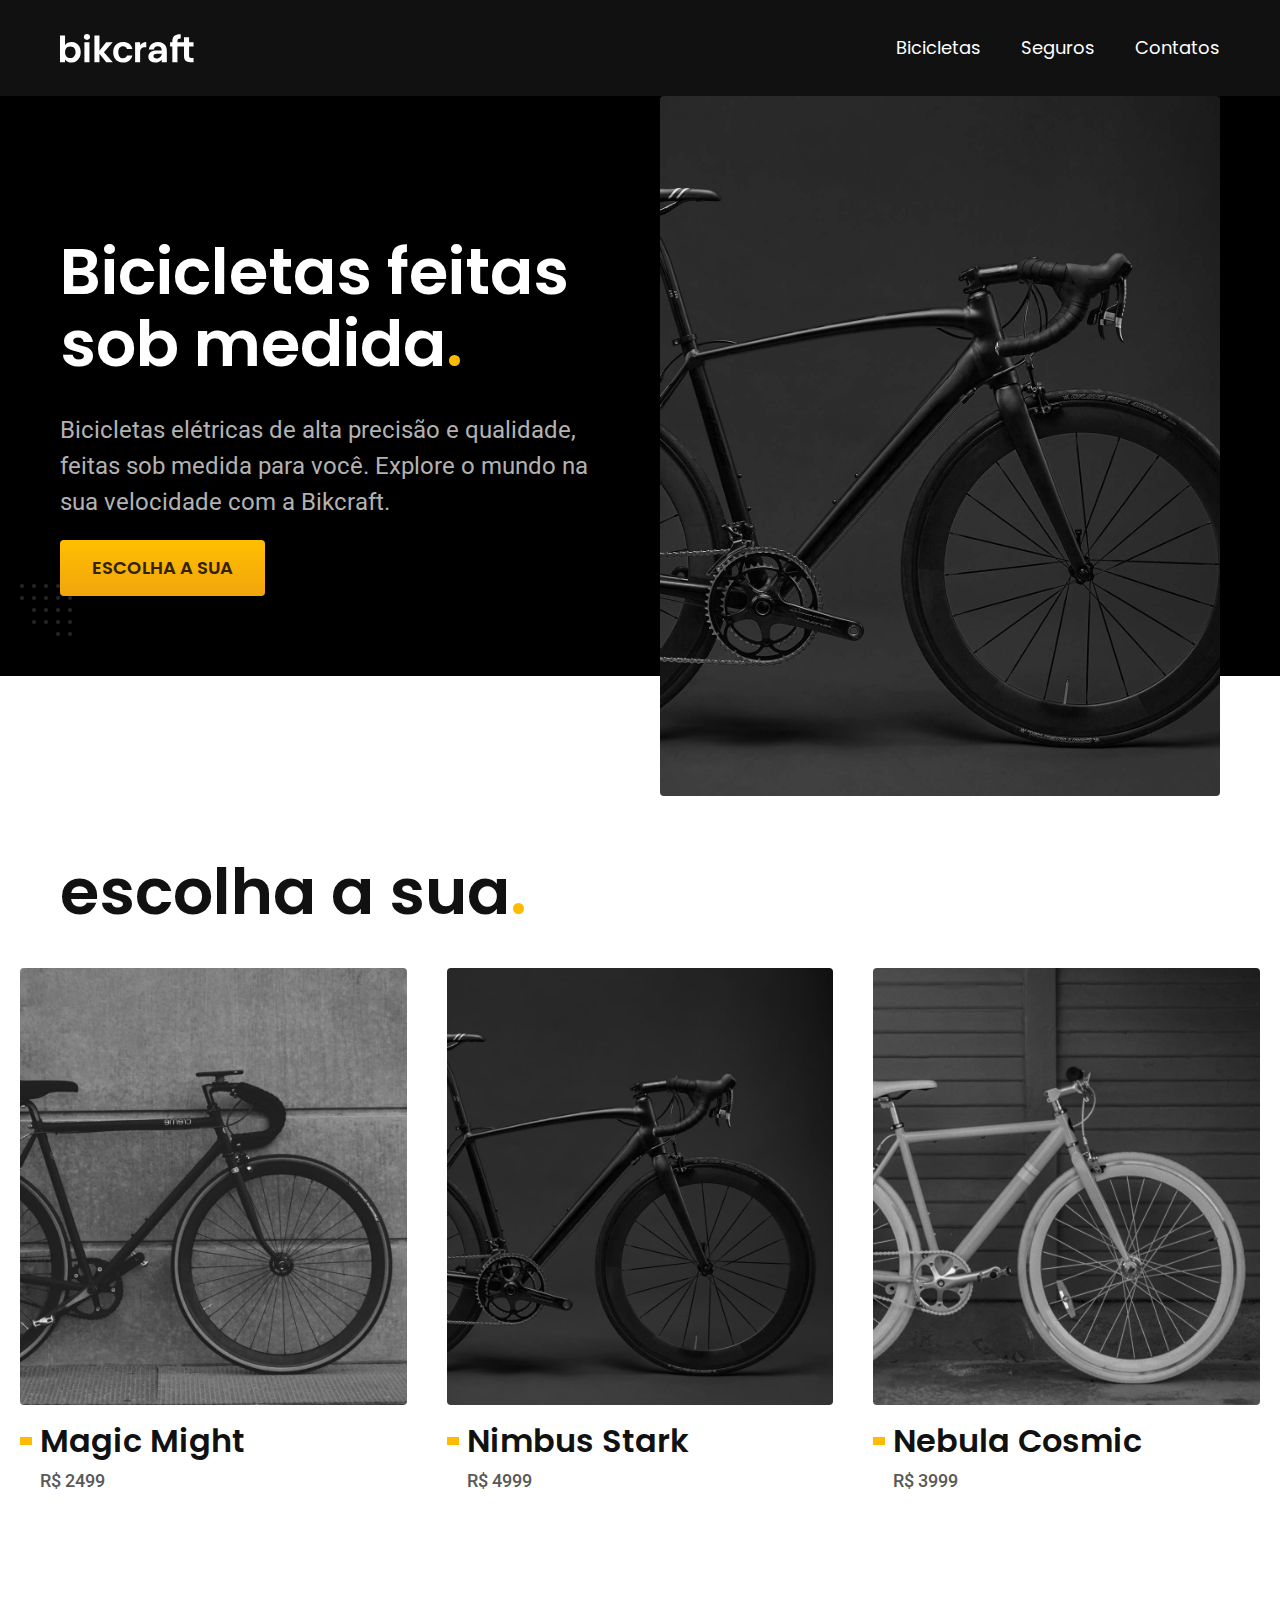
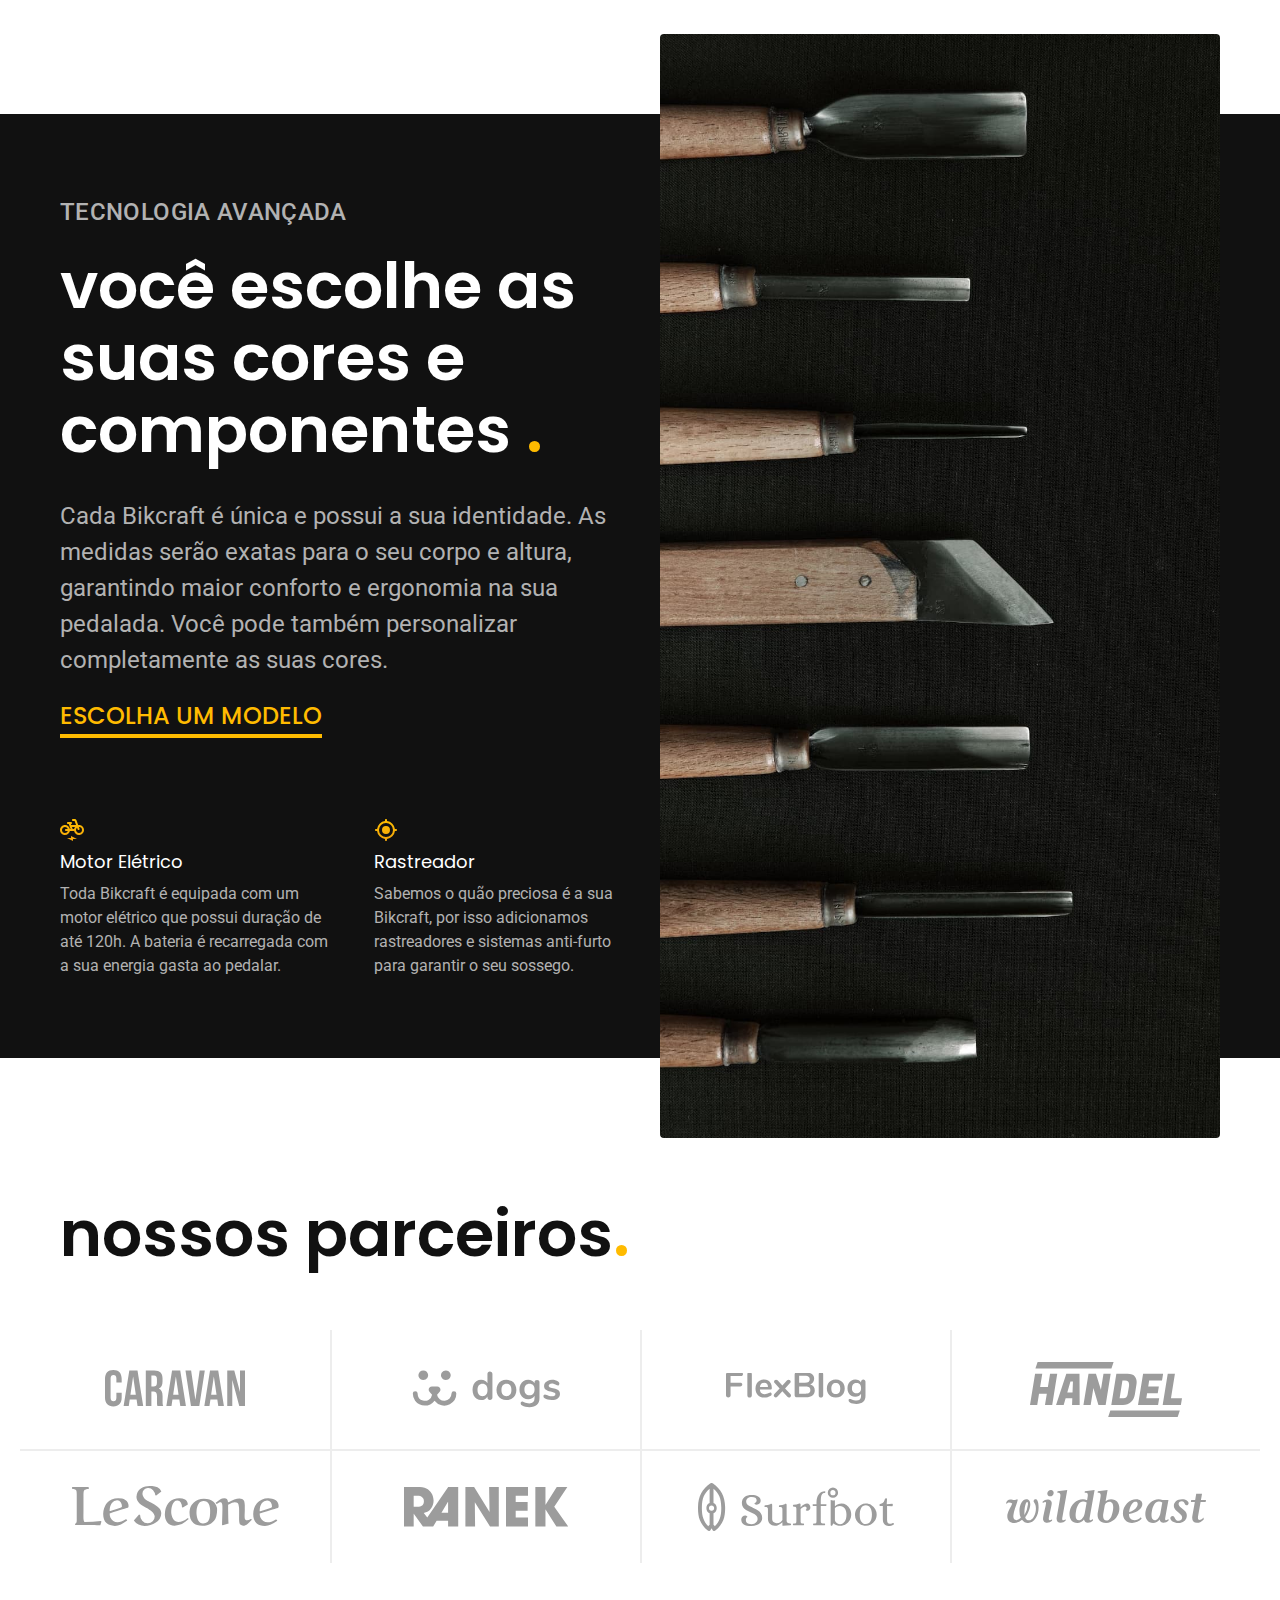
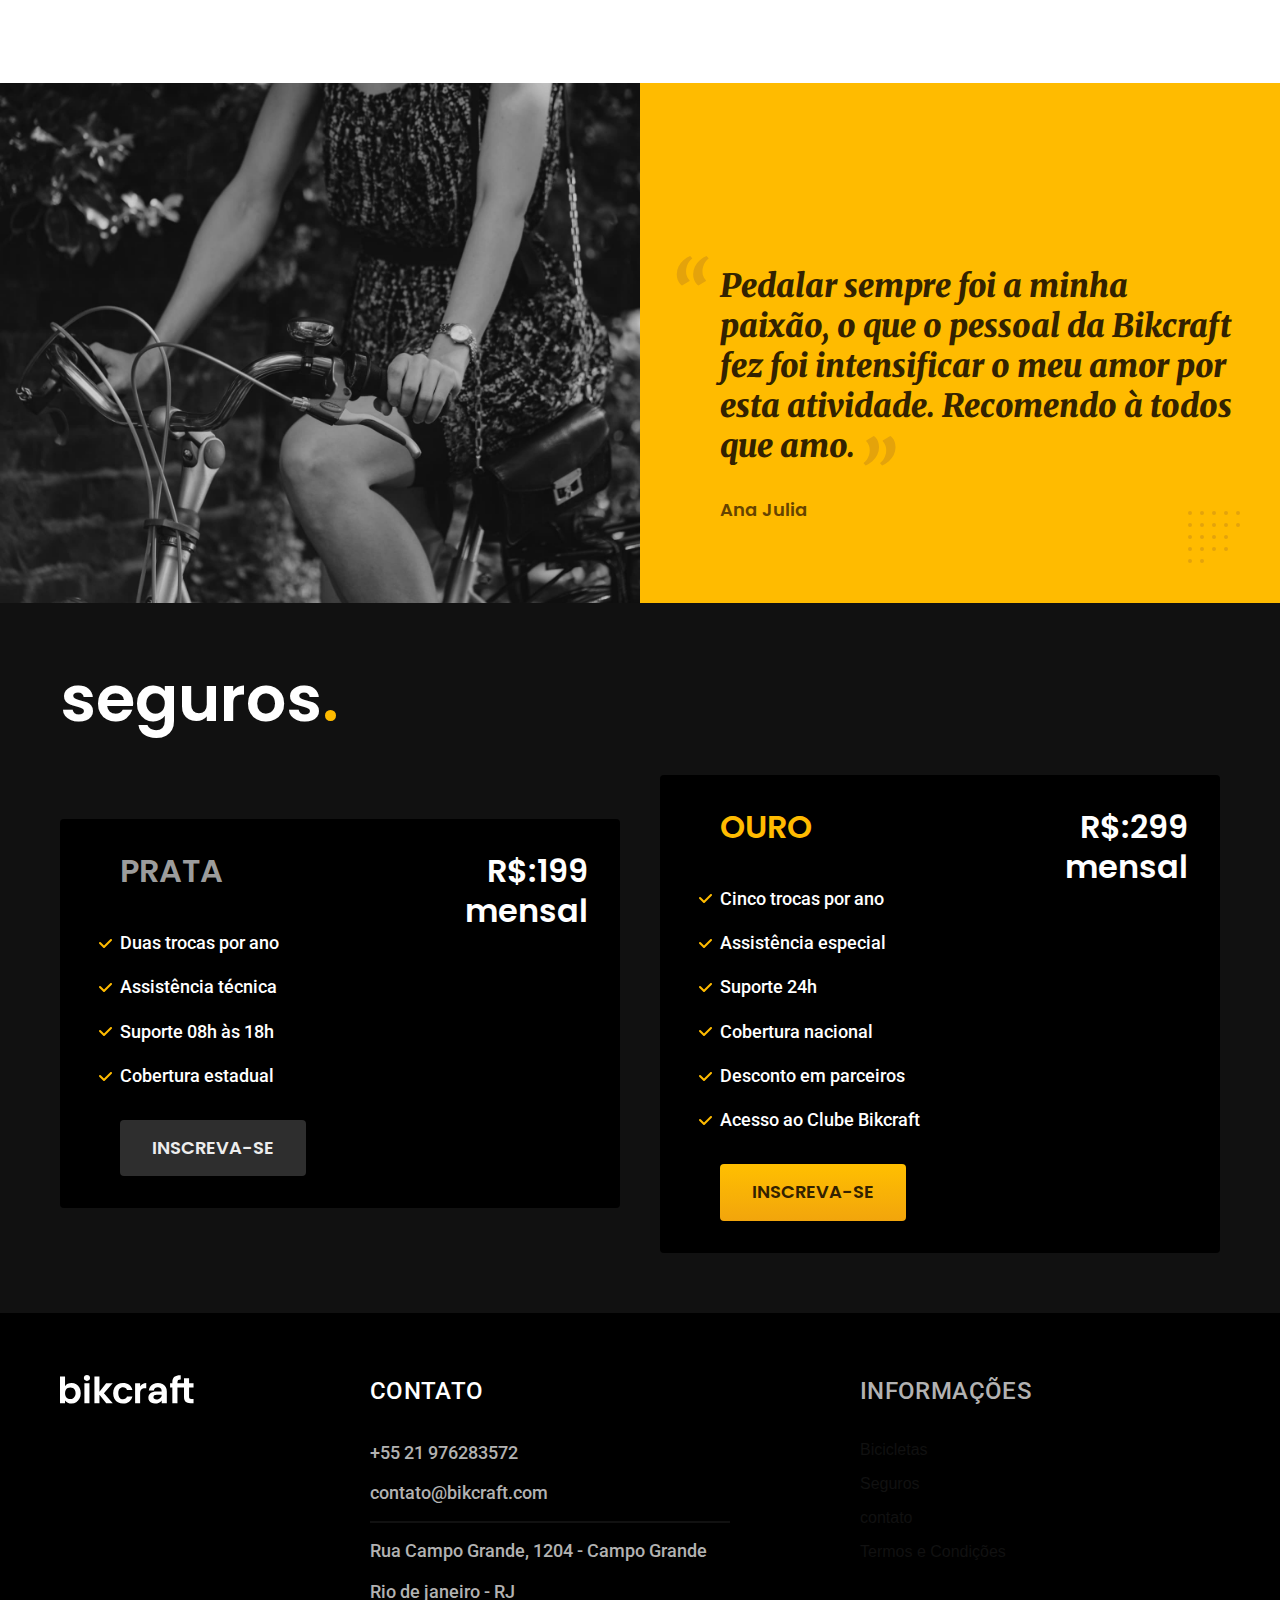
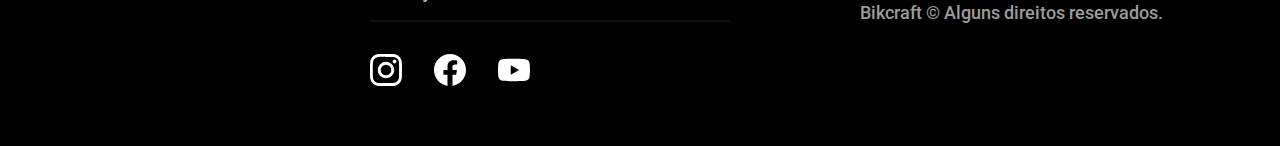
<file: index.html>
<!DOCTYPE html>
<html lang="pt-br">

<head>
  <title>Bikcraft - Bicicletas Elétricas</title>
  <meta charset="UTF-8">
  <meta name="viewport" content="width=device-width, initial-scale=1.0">

  <meta name="description" content="Bicicletas elétricas de alta precisão e qualidade, feitas sob medida para você. Explore o mundo na sua velocidade com a Bikcraft.">

  <link rel="preload" href="./css/style.css" as="style">
  <link rel="stylesheet" href="./css/style.css">

  <link rel="preconnect" href="https://fonts.googleapis.com">
  <link rel="preconnect" href="https://fonts.gstatic.com" crossorigin>
  <link href="https://fonts.googleapis.com/css2?family=Merriweather:ital,wght@1,900&family=Poppins:wght@400;600&family=Roboto:wght@400;500&display=swap" rel="stylesheet">

</head>

<body>

  <header class="header-bg">
    <div class="header container">
      <a href="./">
        <img src="./img/bikcraft.svg" width="136" height="32" alt="Bikcraft">
      </a>
      <nav aria-label="primaria">
        <ul class="header-menu font-1-m cor-0">
          <li><a href="./bicicletas.html">Bicicletas</a></li>
          <li><a href="./Seguros.html">Seguros</a></li>
          <li><a href="./Contatos.html">Contatos</a></li>
        </ul>
      </nav>
    </div>
  </header>

  <main class="introducao-bg">
    <div class="introducao container">
      <div class="introducao-conteudo">
        <h1 class="font-1-xxl cor-0">Bicicletas feitas sob medida<span class="cor-p1">.</span></h1>
        <p class="font-2-l cor-5">Bicicletas elétricas de alta precisão e qualidade, feitas sob medida para você. Explore o mundo na sua velocidade com a Bikcraft.</p>
        <a class="botao" href="./bicicletas">Escolha a sua</a>
      </div>

      <div>
        <picture>
          <source media="(max-widht: 800px)" srcset="./img/bicicletas/nimbus.jpg">
          <img src="./img/fotos/introducao.jpg" width="1280" height="1600" alt="Bicicleta elétrica preta">
        </picture>
      </div>
  </main>

  <article class="bicicletas-lista">
    <h2 class="container font-1-xxl">escolha a sua<span class="cor-p1">.</span></h2>

    <ul>
      <li>
        <a href="./bicicletas/magic.html">
          <img src="./img/bicicletas/magic-home.jpg" width="920" height="1040" alt="Bicicleta preta">
          <h3 class="font-1-xl">Magic Might</h3>
          <span class="font-2-m cor-8">R$ 2499</span>
        </a>
      </li>
      <li>
        <a href="./bicicletas/nimbus.html">
          <img src="./img/bicicletas/nimbus-home.jpg" width="920" height="1040" alt="Bicicleta preta">
          <h3 class="font-1-xl">Nimbus Stark</h3>
          <span class="font-2-m cor-8">R$ 4999</span>
        </a>
      </li>
      <li>
        <a href="./bicicletas/nebula.html">
          <img src="./img/bicicletas/nebula-home.jpg" width="920" height="1040" alt="Bicicleta preta">
          <h3 class="font-1-xl">Nebula Cosmic</h3>
          <span class="font-2-m cor-8">R$ 3999</span>
        </a>
      </li>
    </ul>
  </article>

  <article class=" tecnologia-bg">
    <div class="tecnologia container">
      <div class="tecnologia-conteudo">
        <span class="font-2-l-b cor-5">Tecnologia avançada</span>
        <h2 class="font-1-xxl cor-0">você escolhe as suas cores e componentes <span class="cor-p1">.</span></h2>
        <p class="font-2-l cor-5">Cada Bikcraft é única e possui a sua identidade. As medidas serão exatas para o seu corpo e altura, garantindo maior conforto e ergonomia na sua pedalada. Você pode também personalizar completamente as suas cores.</p>
        <a class="link" href="./bicicletas.html">Escolha um modelo</a>
        <div class="tecnologia-vantagens">
          <div>
            <img src="./img/icones/eletrica.svg" width="24" height="24" alt="">
            <h3 class="font-1-m cor-0">Motor Elétrico</h3>
            <p class="font-2-s cor-5">Toda Bikcraft é equipada com um motor elétrico que possui duração de até 120h. A bateria é recarregada com a sua energia gasta ao pedalar.</p>
          </div>
          <div>
            <img src="./img/icones/rastreador.svg" width="24" height="24" alt="">
            <h3 class="font-1-m cor-0">Rastreador</h3>
            <p class="font-2-s cor-5">Sabemos o quão preciosa é a sua Bikcraft, por isso adicionamos rastreadores e sistemas anti-furto para garantir o seu sossego.</p>
          </div>
        </div>
      </div>
      <div class="tecnologia-imagem">
        <img src="./img/fotos/tecnologia.jpg" width="1200" height="1920" alt="">
      </div>
    </div>
  </article>

  <section class="parceiros" aria-label="Nossos Parceiros">
    <h2 class="container font-1-xxl">nossos parceiros<span class="cor-p1">.</span></h2>
    <ul>
      <li> <img src="./img/parceiros/caravan.svg" alt="caravan" width="140" height="38"></li>
      <li> <img src="./img/parceiros/dogs.svg" alt="dogs" width="149" height="36"></li>
      <li> <img src="./img/parceiros/flexblog.svg" alt="flexblog" width="140" height="50"></li>
      <li> <img src="./img/parceiros/handel.svg" alt="handel" width="152" height="39"></li>
      <li> <img src="./img/parceiros/lescone.svg" alt="lescone" width="208" height="41"></li>
      <li> <img src="./img/parceiros/ranek.svg" alt="ranek" width="165" height="38"></li>
      <li> <img src="./img/parceiros/surfbot.svg" alt="surfbot" width="196" height="34"></li>
      <li> <img src="./img/parceiros/wildbeast.svg" alt="wildbeast" width="200" height="49"></li>
    </ul>
  </section>

  <section class="depoimento" aria-label="Depoimento">
    <div>
      <img src="./img/fotos/depoimento.jpg" width="1560" height="1360" alt="Pessoa pedalando com uma bicicleta bikecfraft">
    </div>
    <div class="depoimento-conteudo">
      <blockquote class="font-1-xl cor-p5">
        <p>Pedalar sempre foi a minha paixão, o que o pessoal da Bikcraft fez foi intensificar o meu amor por esta atividade. Recomendo à todos que amo.</p>
      </blockquote>
      <span class="font-1-m-b cor-p4">Ana Julia</span>
    </div>
  </section>

  <article class="seguros-bg">
    <div class="seguros container">
      <h2 class="font-1-xxl cor-0">seguros<span class="cor-p1">.</span></h2>
      <div class="seguros-item">
        <h3 class="font-1-xl cor-6">PRATA</h3>
        <span class="font-1-xl cor-0">R$:199 <span class="font-1-xs cor-6"></span>mensal</span>
        <ul class="font-2-m cor-0">
          <li>Duas trocas por ano</li>
          <li>Assistência técnica</li>
          <li>Suporte 08h às 18h</li>
          <li>Cobertura estadual</li>
        </ul>
        <a class="botao secundario" href="./orcamento.html">Inscreva-se</a>
      </div>
      <div class="seguros-item">
        <h3 class="font-1-xl cor-p1">OURO</h3>
        <span class="font-1-xl cor-0">R$:299 <span class="font-1-xs cor-6"></span>mensal</span>
        <ul class="font-2-m cor-0">
          <li>Cinco trocas por ano</li>
          <li>Assistência especial</li>
          <li>Suporte 24h</li>
          <li>Cobertura nacional</li>
          <li>Desconto em parceiros</li>
          <li>Acesso ao Clube Bikcraft</li>
        </ul>
        <a class="botao" href="./orcamento.html">Inscreva-se</a>
      </div>
    </div>
  </article>

  <footer class="footer-bg">
    <div class="footer container">
      <img src="./img/bikcraft.svg" width="136" height="32" alt="">
      <div class="footer-contato">
        <h3 class="font-2-l-b cor-0">Contato</h3>
        <ul class="font-2-m cor-5">
          <li><a href="tel:+5521976283572"> +55 21 976283572</a></li>
          <li><a href="mailto:contato@bikcraft.com">contato@bikcraft.com</a></li>
          <li>Rua Campo Grande, 1204 - Campo Grande</li>
          <li>Rio de janeiro - RJ</li>
        </ul>
        <div class="footer-redes">
          <a href="">
            <img src="./img/redes/instagram.svg" width="32" height="32" alt="Instagram">
          </a>
          <a href="">
            <img src="./img/redes/facebook.svg" width="32" height="32" alt="Facebook">
          </a>
          <a href="">
            <img src="./img/redes/youtube.svg" width="32" height="32" alt="Youtube">
          </a>
        </div>
      </div>
      <div class="footer-informacoes">
        <h3 class=" font-2-l-b cor-5">Informações</h3>
        <nav>
          <ul>
            <li> <a href="./bicicletas.html">Bicicletas</a></li>
            <li> <a href="./seguros.html">Seguros</a></li>
            <li> <a href="./contato.html">contato</a></li>
            <li> <a href="./termos.html">Termos e Condições</a></li>
          </ul>
        </nav>
        <div>
          <p class="footer-copy font-2-m cor-6 ">Bikcraft © Alguns direitos reservados.</p>
        </div>
      </div>
    </div>
  </footer>
</body>

</html>
</file>
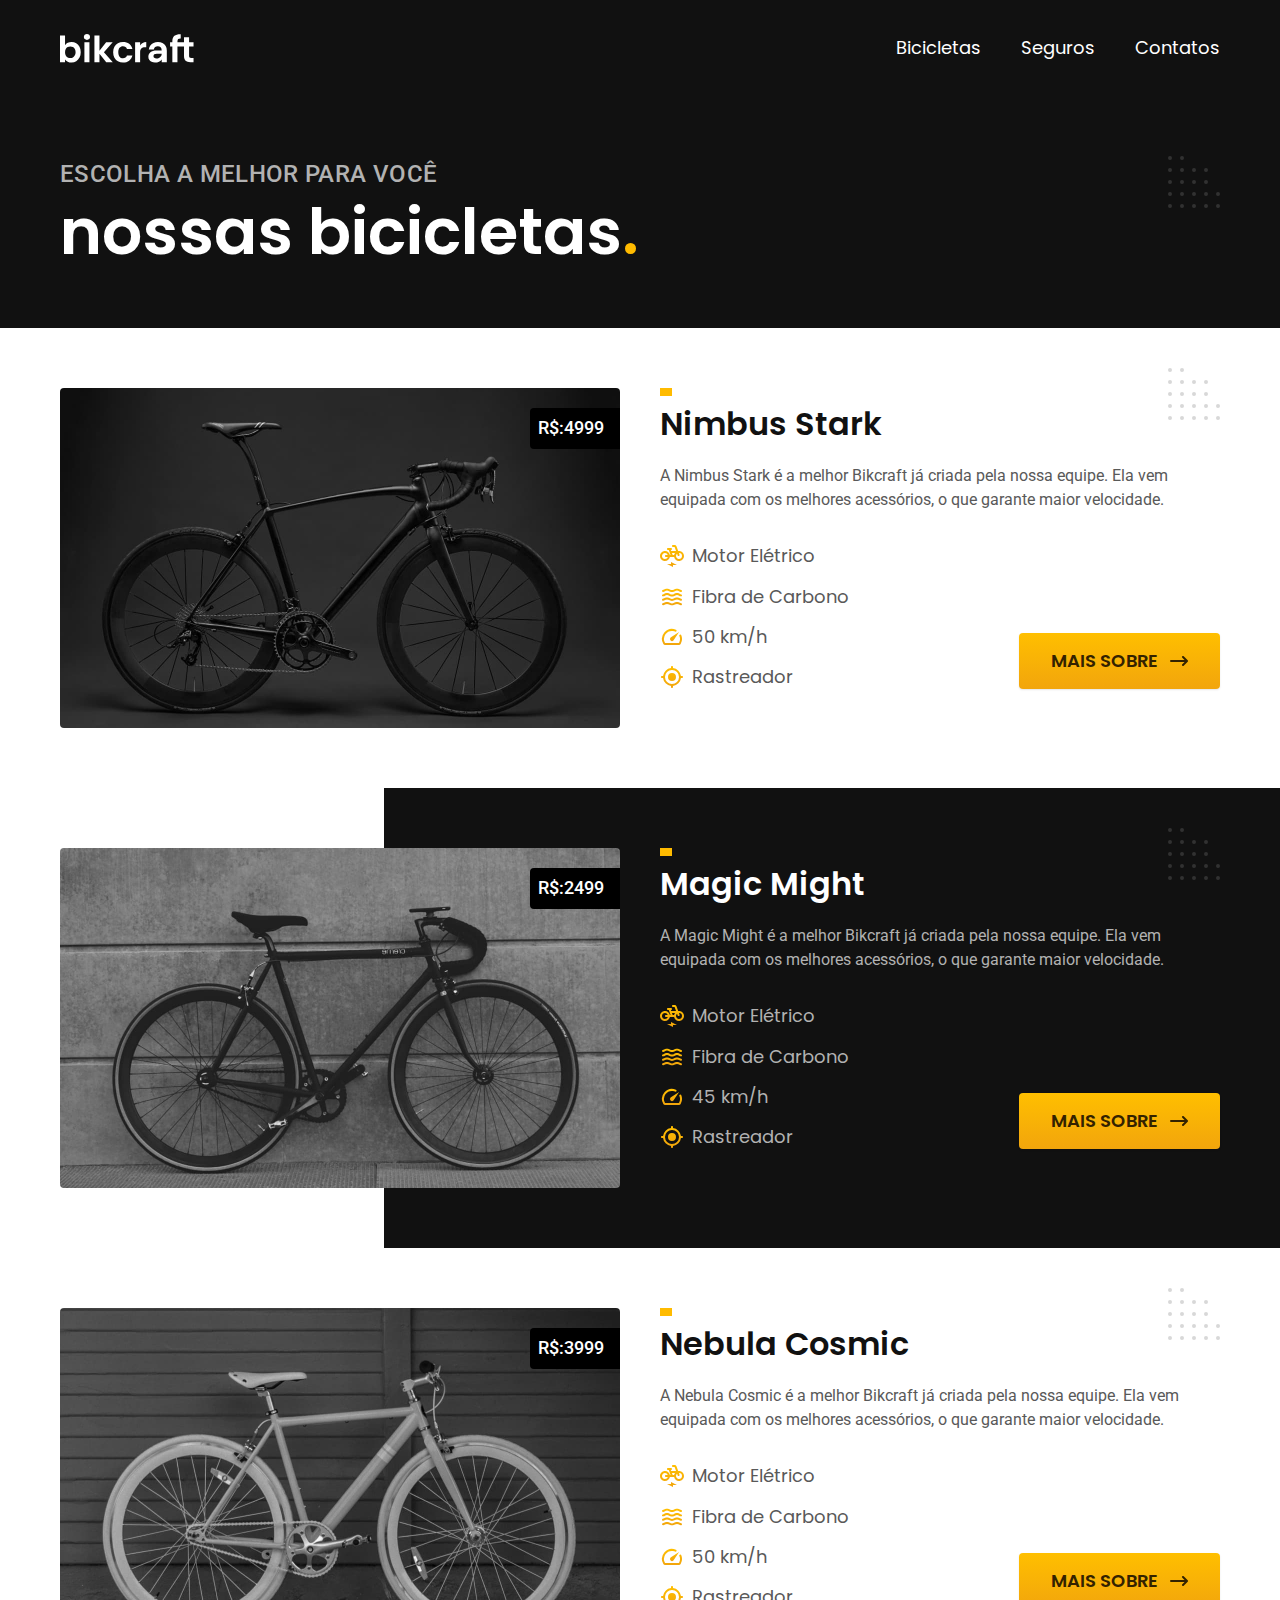
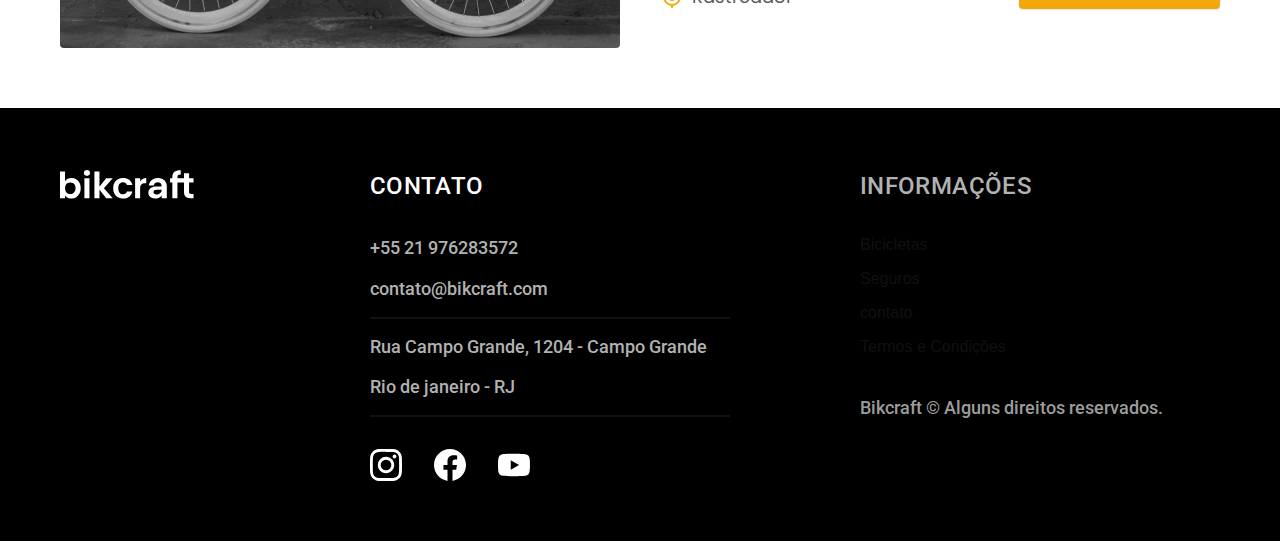
<file: bicicletas.html>
<!DOCTYPE html>
<html lang="pt-br">

<head>
  <title>Bicicletas | Bikcraft</title>
  <meta charset="UTF-8">
  <meta name="viewport" content="width=device-width, initial-scale=1.0">

  <meta name="description" content="Termos e Condições.">

  <link rel="stylesheet" href="./css/style.css">

  <link rel="preconnect" href="https://fonts.googleapis.com">
  <link rel="preconnect" href="https://fonts.gstatic.com" crossorigin>
  <link href="https://fonts.googleapis.com/css2?family=Merriweather:ital,wght@1,900&family=Poppins:wght@400;600&family=Roboto:wght@400;500&display=swap" rel="stylesheet">

</head>

<body id="bicicletas">

  <header class="header-bg">
    <div class="header container">
      <a href="./">
        <img src="./img/bikcraft.svg" alt="Bikcraft">
      </a>
      <nav aria-label="primaria">
        <ul class="header-menu font-1-m cor-0">
          <li><a href="./bicicletas.html">Bicicletas</a></li>
          <li><a href="./Seguros.html">Seguros</a></li>
          <li><a href="./Contatos.html">Contatos</a></li>
        </ul>
      </nav>
    </div>
  </header>

  <main>
    <div class="titulo-bg">
      <div class="titulo container">
        <p class="font-2-l-b cor-5">ESCOLHA A MELHOR PARA VOCÊ</p>
        <h1 class="font-1-xxl cor-0">nossas bicicletas<span class=" cor-p1">.</span></h1>
      </div>
    </div>

  
      <div class="bicicletas container">
        <div class="bicicletas-imagem">
          <img src="./img/bicicletas/nimbus.jpg" alt="bicicleta preta">
          <span class="font-2-m cor-0">R$:4999</span>
        </div>
        <div class="bicicletas-conteudo">
          <h2 class="font-1-xl">Nimbus Stark</h2>
          <p class="font-2-s cor-8">A Nimbus Stark é a melhor Bikcraft já criada pela nossa equipe. Ela vem equipada com os melhores acessórios, o que garante maior velocidade.</p>
          <ul class="font-1-m cor-8">
            <li>
              <img src="./img/icones/eletrica.svg" alt="">
              Motor Elétrico
            </li>
            <li>
              <img src="./img/icones/carbono.svg" alt="">
              Fibra de Carbono
            </li>
            <li>
              <img src="./img/icones/velocidade.svg" alt="">
              50 km/h
            </li>
            <li>
              <img src="./img/icones/rastreador.svg" alt="">
              Rastreador
            </li>
          </ul>
          <a class="botao seta" href="./bicicletas/nimbus.html">Mais Sobre</a>
        </div>
      </div>
    

    <div class="bicicletas-bg">
      <div class="bicicletas container">
        <div class="bicicletas-imagem">
          <img src="./img/bicicletas/magic.jpg" alt="bicicleta preta">
          <span class="font-2-m cor-0">R$:2499</span>
        </div>
        <div class="bicicletas-conteudo">
          <h2 class="font-1-xl cor-0">Magic Might</h2>
          <p class="font-2-s cor-5">A Magic Might é a melhor Bikcraft já criada pela nossa equipe. Ela vem equipada com os melhores acessórios, o que garante maior velocidade.</p>
          <ul class="font-1-m cor-5">
            <li>
              <img src="./img/icones/eletrica.svg" alt="">
              Motor Elétrico
            </li>
            <li>
              <img src="./img/icones/carbono.svg" alt="">
              Fibra de Carbono
            </li>
            <li>
              <img src="./img/icones/velocidade.svg" alt="">
              45 km/h
            </li>
            <li>
              <img src="./img/icones/rastreador.svg" alt="">
              Rastreador
            </li>
          </ul>
          <a class="botao seta" href="./bicicletas/magic.html">Mais Sobre</a>
        </div>
      </div>
    </div>

    
      <div class="bicicletas container">
        <div class="bicicletas-imagem">
          <img src="./img/bicicletas/nebula.jpg" alt="bicicleta preta">
          <span class="font-2-m cor-0">R$:3999</span>
        </div>
        <div class="bicicletas-conteudo">
          <h2 class="font-1-xl">Nebula Cosmic</h2>
          <p class="font-2-s cor-8">A Nebula Cosmic é a melhor Bikcraft já criada pela nossa equipe. Ela vem equipada com os melhores acessórios, o que garante maior velocidade.</p>
          <ul class="font-1-m cor-8">
            <li>
              <img src="./img/icones/eletrica.svg" alt="">
              Motor Elétrico
            </li>
            <li>
              <img src="./img/icones/carbono.svg" alt="">
              Fibra de Carbono
            </li>
            <li>
              <img src="./img/icones/velocidade.svg" alt="">
              50 km/h
            </li>
            <li>
              <img src="./img/icones/rastreador.svg" alt="">
              Rastreador
            </li>
          </ul>
          <a class="botao seta" href="./bicicletas/nebula.html">Mais Sobre</a>
        </div>
      </div>
     




  </main>

  <footer class="footer-bg">
    <div class="footer container">
      <img src="./img/bikcraft.svg" alt="">
      <div class="footer-contato">
        <h3 class="font-2-l-b cor-0">Contato</h3>
        <ul class="font-2-m cor-5">
          <li><a href="tel:+5521976283572"> +55 21 976283572</a></li>
          <li><a href="mailto:contato@bikcraft.com">contato@bikcraft.com</a></li>
          <li>Rua Campo Grande, 1204 - Campo Grande</li>
          <li>Rio de janeiro - RJ</li>
        </ul>
        <div class="footer-redes">
          <a href="">
            <img src="./img/redes/instagram.svg" alt="Instagram">
          </a>
          <a href="">
            <img src="./img/redes/facebook.svg" alt="Facebook">
          </a>
          <a href="">
            <img src="./img/redes/youtube.svg" alt="Youtube">
          </a>
        </div>
      </div>
      <div class="footer-informacoes">
        <h3 class=" font-2-l-b cor-5">Informações</h3>
        <nav>
          <ul>
            <li> <a href="./bicicletas.html">Bicicletas</a></li>
            <li> <a href="./seguros.html">Seguros</a></li>
            <li> <a href="./contato.html">contato</a></li>
            <li> <a href="./termos.html">Termos e Condições</a></li>
          </ul>
        </nav>
        <div>
          <p class="footer-copy font-2-m cor-6 ">Bikcraft © Alguns direitos reservados.</p>
        </div>
      </div>
    </div>
  </footer>
</body>

</html>
</file>
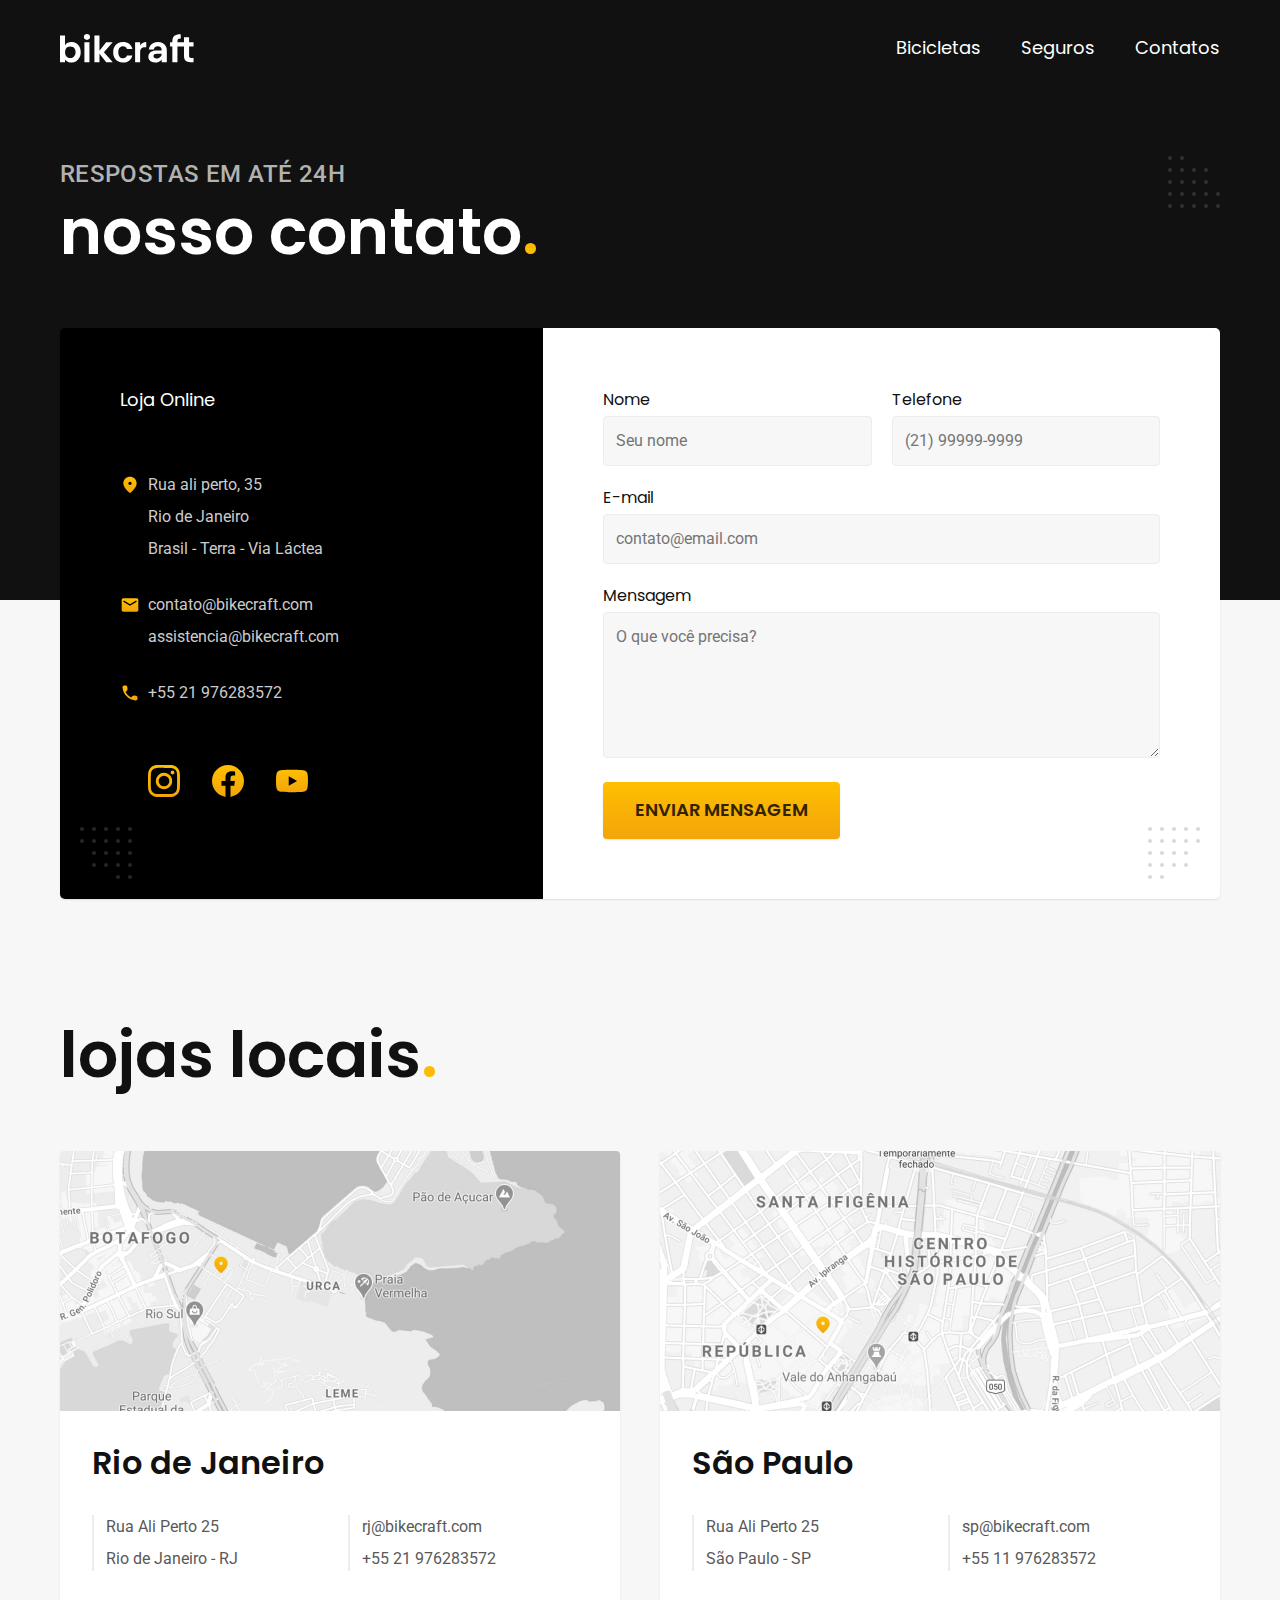
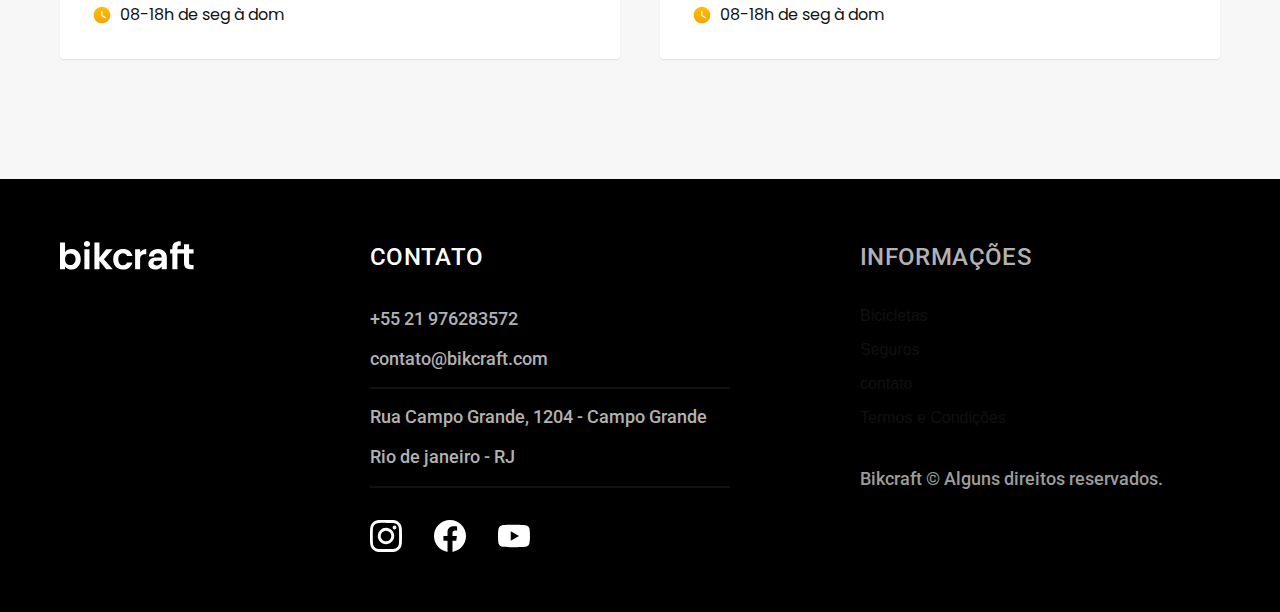
<file: contato.html>
<!DOCTYPE html>
<html lang="pt-br">

<head>
  <title>Contato | Bikcraft</title>
  <meta charset="UTF-8">
  <meta name="viewport" content="width=device-width, initial-scale=1.0">

  <meta name="description" content="Contato">

  <link rel="stylesheet" href="./css/style.css">

  <link rel="preconnect" href="https://fonts.googleapis.com">
  <link rel="preconnect" href="https://fonts.gstatic.com" crossorigin>
  <link href="https://fonts.googleapis.com/css2?family=Merriweather:ital,wght@1,900&family=Poppins:wght@400;600&family=Roboto:wght@400;500&display=swap" rel="stylesheet">

</head>

<body id="contato">

  <header class="header-bg">
    <div class="header container">
      <a href="./">
        <img src="./img/bikcraft.svg" alt="Bikcraft">
      </a>
      <nav aria-label="primaria">
        <ul class="header-menu font-1-m cor-0">
          <li><a href="./bicicletas.html">Bicicletas</a></li>
          <li><a href="./Seguros.html">Seguros</a></li>
          <li><a href="./Contatos.html">Contatos</a></li>
        </ul>
      </nav>
    </div>
  </header>

  <main>
    <div class="titulo-bg">
      <div class="titulo container">
        <p class="font-2-l-b cor-5">Respostas em até 24h</p>
        <h1 class="font-1-xxl cor-0">nosso contato<span class=" cor-p1">.</span></h1>
      </div>
    </div>

    <div class="contato container">
      <section class="contato-dados" aria-label="Endereço">
        <h2 class="font-1-m cor-0">Loja Online</h2>
        <div class="contato-endereco font-2-s cor-4">
          <p>Rua ali perto, 35</p>
          <p>Rio de Janeiro</p>
          <p>Brasil - Terra - Via Láctea</p>
        </div>
        <address class="contato-meios font-2-s cor-4">
          <a href="mailto:contato@bikecraft.com">contato@bikecraft.com</a>
          <a href="mailto:assistencia@bikecraft.com">assistencia@bikecraft.com</a>
          <a href="tel:+5521976283572"> +55 21 976283572</a>
        </address>
        <div class="contato-redes">
          <a href="">
            <img src="./img/redes/instagram-p.svg" alt="Instagram">
          </a>
          <a href="">
            <img src="./img/redes/facebook-p.svg" alt="Facebook">
          </a>
          <a href="">
            <img src="./img/redes/youtube-p.svg" alt="Youtube">
          </a>
        </div>
      </section>
      <section class="contato-formulario" aria-label="Formulário">
        <form class="form" action="./contato.html">
          <div>
            <label for="nome">Nome</label>
            <input type="text" id="nome" name="nome" placeholder="Seu nome">
          </div>
          <div>
            <label for="telefone">Telefone</label>
            <input type="text" id="telefone" name="telefone" placeholder="(21) 99999-9999">
          </div>
          <div class="col-2">
            <label for="email">E-mail</label>
            <input type="text" id="email" name="email" placeholder="contato@email.com">
          </div>
          <div class="col-2">
            <label for="mensagem">Mensagem</label>
            <textarea rows="5" id="mensagem" name="mensagem" placeholder="O que você precisa?"></textarea>
          </div>
          <button class="botao col-2">Enviar Mensagem</button>
        </form>
      </section>
    </div>
  </main>

  <article class="lojas container">
    <h2 class="font-1-xxl">lojas locais<span class="cor-p1">.</span></h2>
    <div class="lojas-item">
      <img src="./img/lojas/rj.jpg" alt="mapa marcando o endereço em rua ali perto, 25 - Rio de Janeiro - RJ">
      <div class="lojas-conteudo">
        <h3 class="font-1-xl">Rio de Janeiro</h3>
        <div class="lojas-dados font-2-s cor-8">
          <p>Rua Ali Perto 25</p>
          <p>Rio de Janeiro - RJ</p>
        </div>
        <div class="lojas-dados font-2-s cor-8">
          <a href="mailto:rj@bikecraft.com">rj@bikecraft.com</a>
          <a href="tel:+5521976283572"> +55 21 976283572</a>
        </div>
        <p class="lojas-tempo font-1-s"><img src="./img/icones/horario.svg" alt="">08-18h de seg à dom</p>
      </div>
    </div>
    <div class="lojas-item">
      <img src="./img/lojas/sp.jpg" alt="mapa marcando o endereço em rua ali perto, 25 - São Paulo - SP">
      <div class="lojas-conteudo">
        <h3 class="font-1-xl">São Paulo</h3>
        <div class="lojas-dados font-2-s cor-8">
          <p>Rua Ali Perto 25</p>
          <p>São Paulo - SP</p>
        </div>
        <div class="lojas-dados font-2-s cor-8">
          <a href="mailto:sp@bikecraft.com">sp@bikecraft.com</a>
          <a href="tel:+5511976283572"> +55 11 976283572</a>
        </div>
        <p class="lojas-tempo font-1-s"><img src="./img/icones/horario.svg" alt="">08-18h de seg à dom</p>
      </div>
    </div>
  </article>

  <footer class="footer-bg">
    <div class="footer container">
      <img src="./img/bikcraft.svg" alt="">
      <div class="footer-contato">
        <h3 class="font-2-l-b cor-0">Contato</h3>
        <ul class="font-2-m cor-5">
          <li><a href="tel:+5521976283572"> +55 21 976283572</a></li>
          <li><a href="mailto:contato@bikcraft.com">contato@bikcraft.com</a></li>
          <li>Rua Campo Grande, 1204 - Campo Grande</li>
          <li>Rio de janeiro - RJ</li>
        </ul>
        <div class="footer-redes">
          <a href="">
            <img src="./img/redes/instagram.svg" alt="Instagram">
          </a>
          <a href="">
            <img src="./img/redes/facebook.svg" alt="Facebook">
          </a>
          <a href="">
            <img src="./img/redes/youtube.svg" alt="Youtube">
          </a>
        </div>
      </div>
      <div class="footer-informacoes">
        <h3 class=" font-2-l-b cor-5">Informações</h3>
        <nav>
          <ul>
            <li> <a href="./bicicletas.html">Bicicletas</a></li>
            <li> <a href="./seguros.html">Seguros</a></li>
            <li> <a href="./contato.html">contato</a></li>
            <li> <a href="./termos.html">Termos e Condições</a></li>
          </ul>
        </nav>
        <div>
          <p class="footer-copy font-2-m cor-6 ">Bikcraft © Alguns direitos reservados.</p>
        </div>
      </div>
    </div>
  </footer>
</body>

</html>
</file>
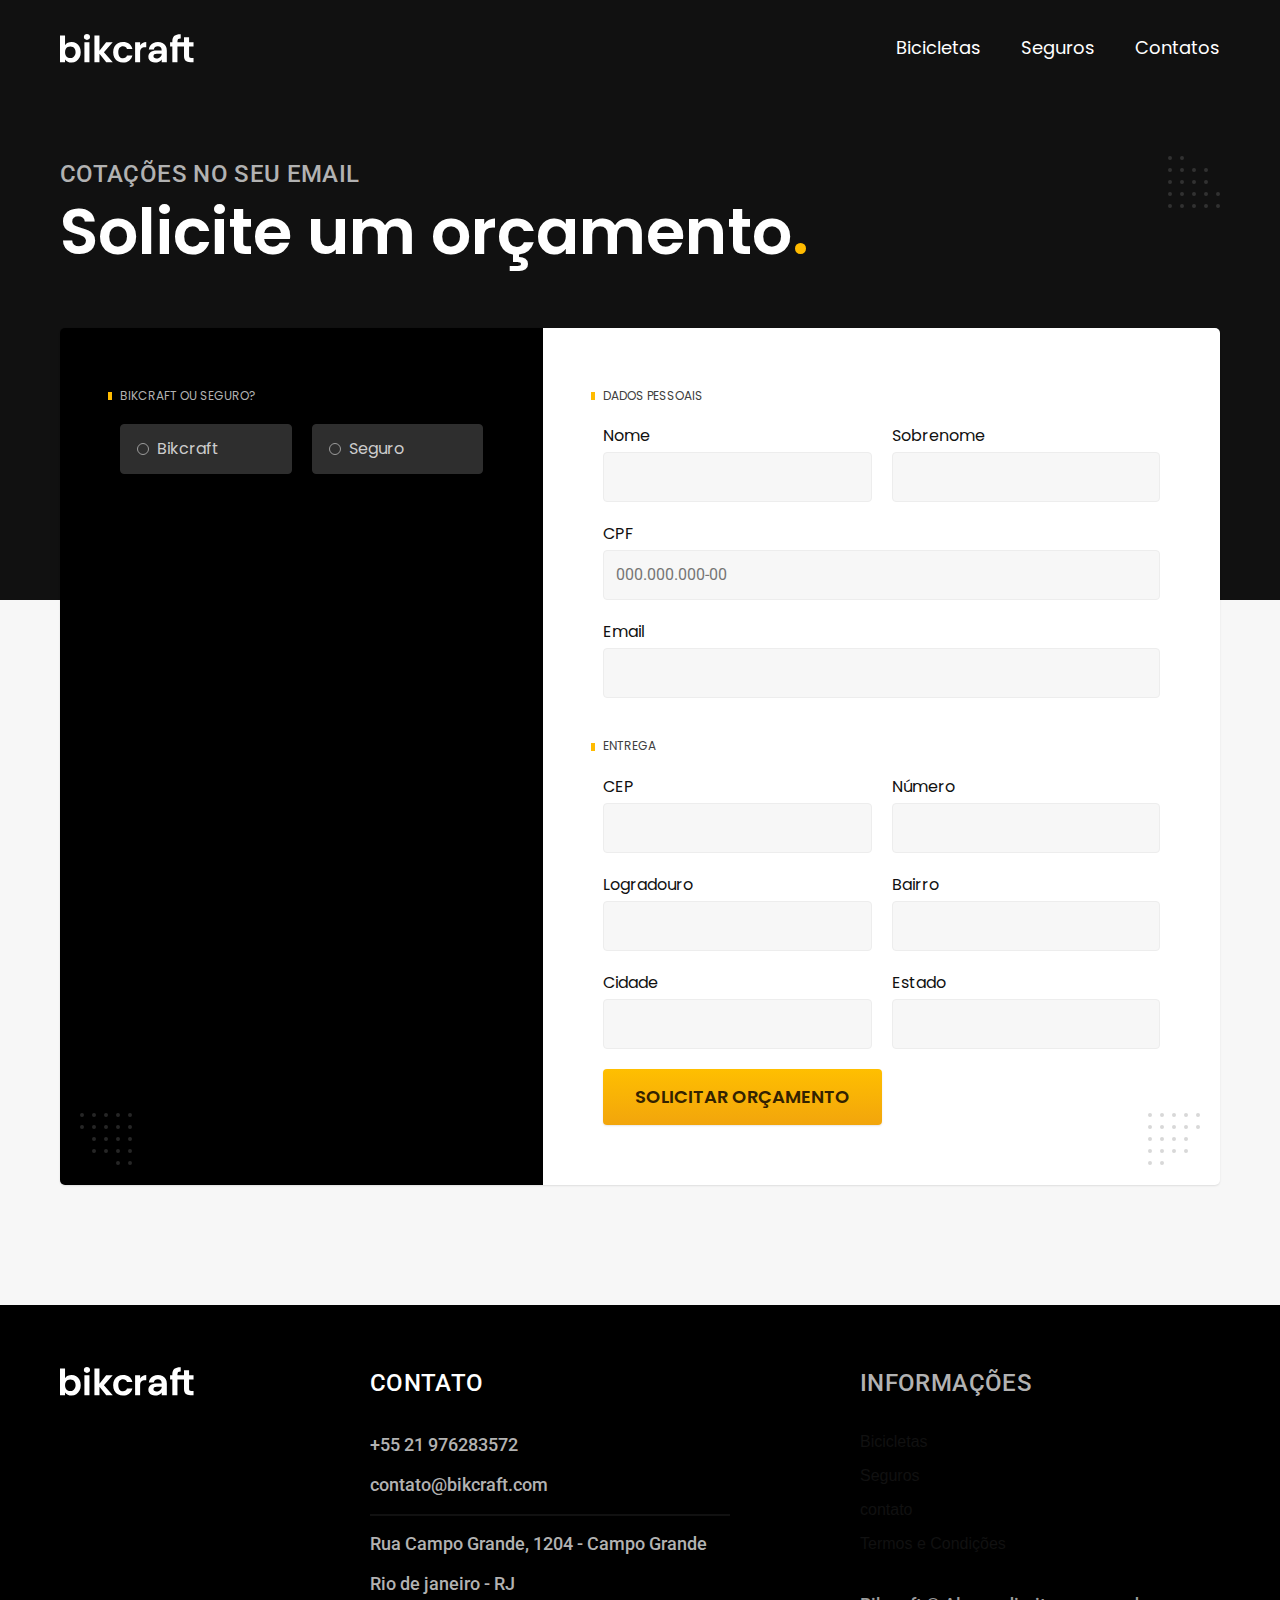
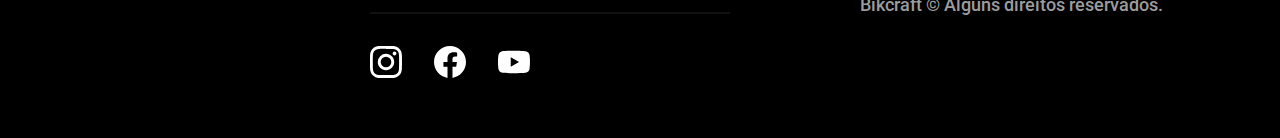
<file: orcamento.html>
<!DOCTYPE html>
<html lang="pt-br">

<head>
  <title>Orçamento | Bikcraft</title>
  <meta charset="UTF-8">
  <meta name="viewport" content="width=device-width, initial-scale=1.0">

  <meta name="description" content="Orçamento.">

  <link rel="stylesheet" href="./css/style.css">

  <link rel="preconnect" href="https://fonts.googleapis.com">
  <link rel="preconnect" href="https://fonts.gstatic.com" crossorigin>
  <link href="https://fonts.googleapis.com/css2?family=Merriweather:ital,wght@1,900&family=Poppins:wght@400;600&family=Roboto:wght@400;500&display=swap" rel="stylesheet">

</head>

<body id="orcamento">

  <header class="header-bg">
    <div class="header container">
      <a href="./">
        <img src="./img/bikcraft.svg" alt="Bikcraft">
      </a>
      <nav aria-label="primaria">
        <ul class="header-menu font-1-m cor-0">
          <li><a href="./bicicletas.html">Bicicletas</a></li>
          <li><a href="./Seguros.html">Seguros</a></li>
          <li><a href="./Contatos.html">Contatos</a></li>
        </ul>
      </nav>
    </div>
  </header>

  <main>
    <div class="titulo-bg">
      <div class="titulo container">
        <p class="font-2-l-b cor-5">Cotações no seu email</p>
        <h1 class="font-1-xxl cor-0">Solicite um orçamento<span class=" cor-p1">.</span></h1>
      </div>
    </div>

    <form class="orcamento container" action="./">
      <div class="orcamento-produto">
        <h2 class="font-1-xs cor-5">Bikcraft ou Seguro?</h2>

        <input type="radio" name="tipo" value="bikcraft" id="bikcraft">
        <label for="bikcraft">Bikcraft</label>

        <input type="radio" name="tipo" value="seguro" id="seguro">
        <label for="seguro">Seguro</label>

        <div class="orcamento-conteudo" id="orcamento-bikcraft">
          <h2 class="font-1-xs cor-5">Escolha a sua</h2>

          <input type="radio" name="produto" value="nimbus" id="nimbus">
          <label for="nimbus">Nimbus Stark <span>R$4999</span></label>
          <div class="orcamento-detalhes">
            <ul class="font-1-xs cor-8">
              <li><img src="./img/icones/eletrica.svg" alt=""> Motor Elétrico</li>
              <li><img src="./img/icones/carbono.svg" alt=""> Fibra de Carbono</li>
              <li><img src="./img/icones/velocidade.svg" alt=""> 50 km/h</li>
              <li><img src="./img/icones/rastreador.svg" alt=""> Rastreador</li>
            </ul>
            <img src="./img/bicicletas/nimbus.jpg" alt="Bicicleta preta">
          </div>

          <input type="radio" name="produto" value="magic" id="magic">
          <label for="magic">Magic Might <span>R$2499</span></label>
          <div class="orcamento-detalhes">
            <ul class="font-1-xs cor-8">
              <li><img src="./img/icones/eletrica.svg" alt=""> Motor Elétrico</li>
              <li><img src="./img/icones/carbono.svg" alt=""> Fibra de Carbono</li>
              <li><img src="./img/icones/velocidade.svg" alt=""> 45 km/h</li>
              <li><img src="./img/icones/rastreador.svg" alt=""> Rastreador</li>
            </ul>
            <img src="./img/bicicletas/magic.jpg" alt="Bicicleta preta">
          </div>

          <input type="radio" name="produto" value="nebula cosmic" id="nebula cosmic">
          <label for="nebula cosmic">Nebula Cosmic <span>R$3999</span></label>
          <div class="orcamento-detalhes">
            <ul class="font-1-xs cor-8">
              <li><img src="./img/icones/eletrica.svg" alt=""> Motor Elétrico</li>
              <li><img src="./img/icones/carbono.svg" alt=""> Fibra de Carbono</li>
              <li><img src="./img/icones/velocidade.svg" alt=""> 40 km/h</li>
              <li><img src="./img/icones/rastreador.svg" alt=""> Rastreador</li>
            </ul>
            <img src="./img/bicicletas/nebula.jpg" alt="Bicicleta preta">
          </div>
        </div>

        <div class="orcamento-conteudo" id="orcamento-seguro">
          <h2 class="font-1-xs cor-5">Escolha o plano</h2>

          <input type="radio" name="produto" value="prata" id="prata">
          <label for="prata">Prata <span>R$199</span></label>

          <input type="radio" name="produto" value="ouro" id="ouro">
          <label for="ouro">Ouro <span>R$299</span></label>
        </div>

      </div>
      <div class="orcamento-dados form">
        <h2 class="font-1-xs cor-9 col-2">Dados pessoais</h2>
        <div>
          <label for="nome">Nome</label>
          <input type="text" id="nome" name="nome">
        </div>
        <div>
          <label for="sobrenome">Sobrenome</label>
          <input type="text" id="sobrenome" name="sobrenome">
        </div>
        <div class="col-2">
          <label for="cpf">CPF</label>
          <input type="text" id="cpf" name="cpf" placeholder="000.000.000-00">
        </div>
        <div class="col-2">
          <label for="email">Email</label>
          <input type="email" id="email" name="email">
        </div>
        <h2 class="font-1-xs cor-9 col-2">Entrega</h2>
        <div>
          <label for="cep">CEP</label>
          <input type="text" id="cep" name="cep">
        </div>
        <div>
          <label for="numero">Número</label>
          <input type="text" id="numero" name="numero">
        </div>
        <div>
          <label for="logradouro">Logradouro</label>
          <input type="text" id="logradouro" name="logradouro">
        </div>
        <div>
          <label for="bairro">Bairro</label>
          <input type="text" id="bairro" name="bairro">
        </div>
        <div>
          <label for="cidade">Cidade</label>
          <input type="text" id="cidade" name="cidade">
        </div>
        <div>
          <label for="estado">Estado</label>
          <input type="text" id="estado" name="estado">
        </div>
        <button class="botao col-2">Solicitar orçamento</button>
      </div>
    </form>
  </main>

  <footer class="footer-bg">
    <div class="footer container">
      <img src="./img/bikcraft.svg" alt="">
      <div class="footer-contato">
        <h3 class="font-2-l-b cor-0">Contato</h3>
        <ul class="font-2-m cor-5">
          <li><a href="tel:+5521976283572"> +55 21 976283572</a></li>
          <li><a href="mailto:contato@bikcraft.com">contato@bikcraft.com</a></li>
          <li>Rua Campo Grande, 1204 - Campo Grande</li>
          <li>Rio de janeiro - RJ</li>
        </ul>
        <div class="footer-redes">
          <a href="">
            <img src="./img/redes/instagram.svg" alt="Instagram">
          </a>
          <a href="">
            <img src="./img/redes/facebook.svg" alt="Facebook">
          </a>
          <a href="">
            <img src="./img/redes/youtube.svg" alt="Youtube">
          </a>
        </div>
      </div>
      <div class="footer-informacoes">
        <h3 class=" font-2-l-b cor-5">Informações</h3>
        <nav>
          <ul>
            <li> <a href="./bicicletas.html">Bicicletas</a></li>
            <li> <a href="./seguros.html">Seguros</a></li>
            <li> <a href="./contato.html">contato</a></li>
            <li> <a href="./termos.html">Termos e Condições</a></li>
          </ul>
        </nav>
        <div>
          <p class="footer-copy font-2-m cor-6 ">Bikcraft © Alguns direitos reservados.</p>
        </div>
      </div>
    </div>
  </footer>
</body>

</html>
</file>
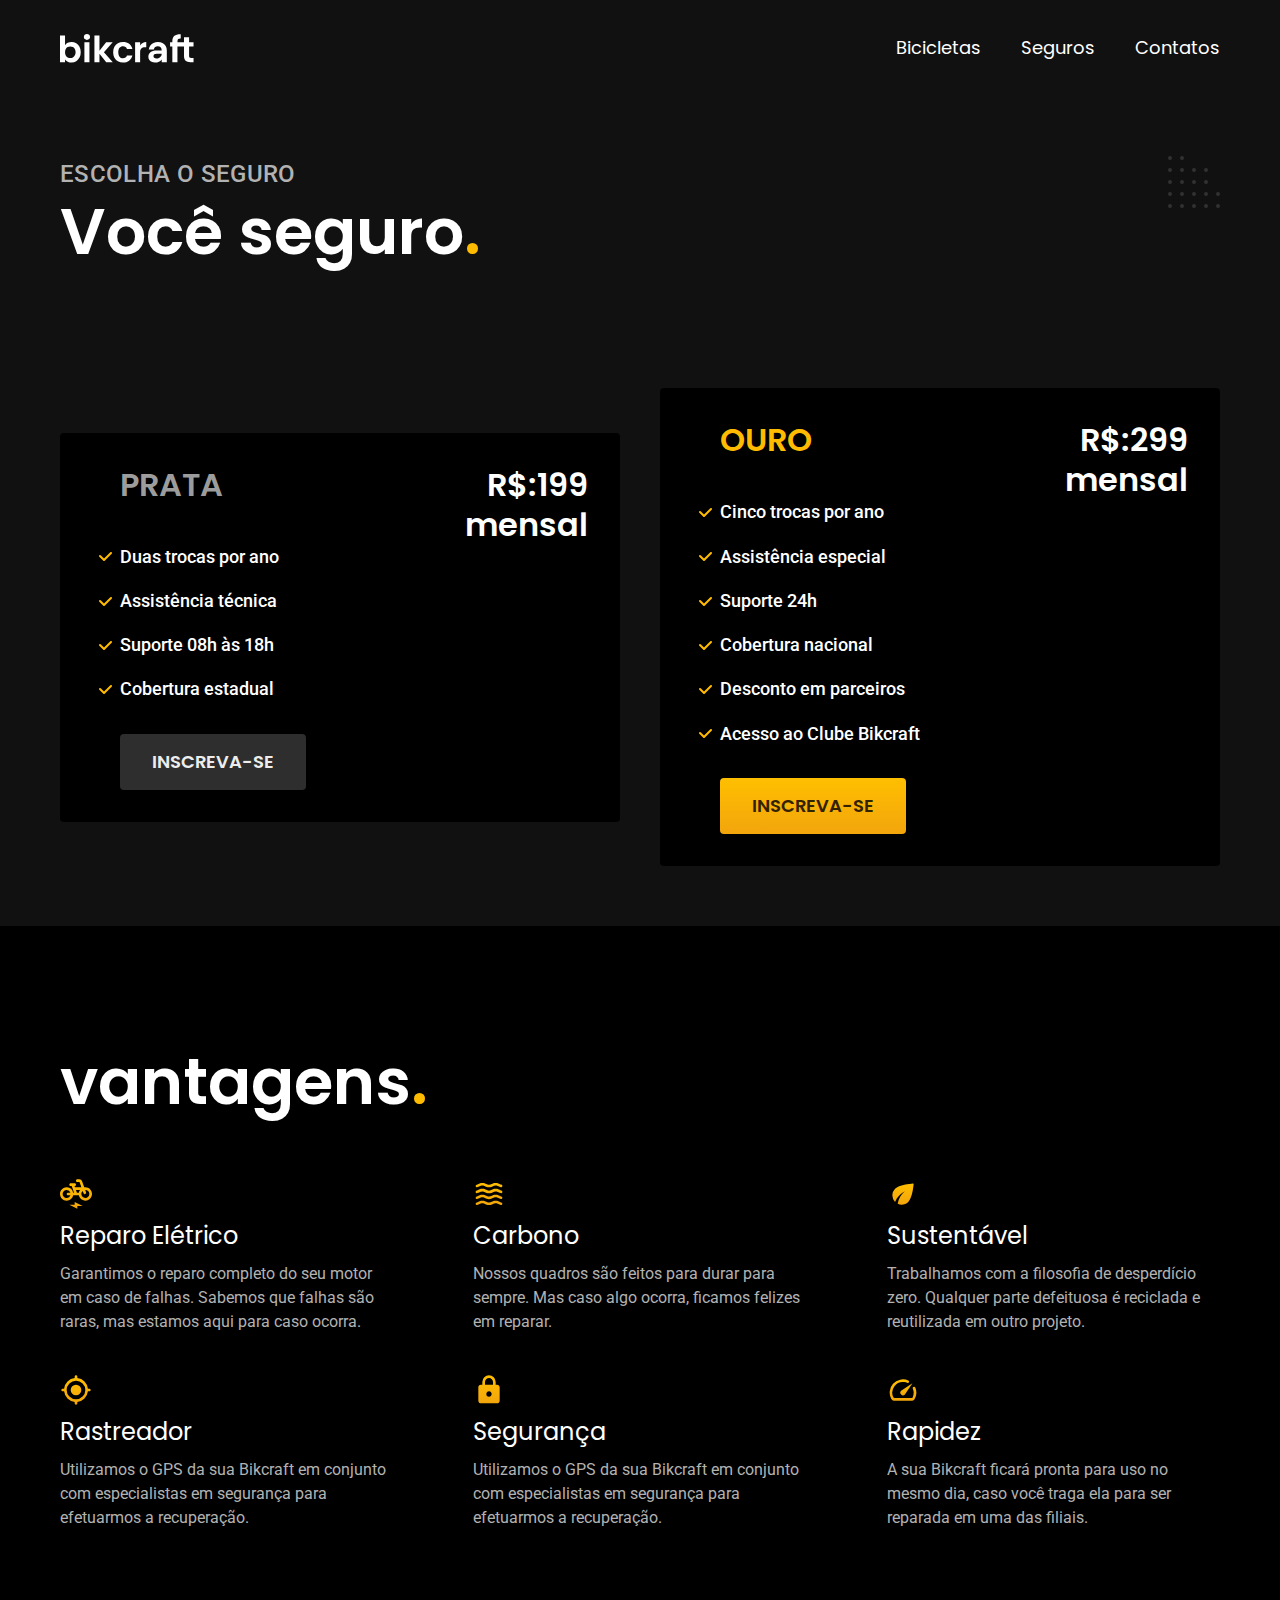
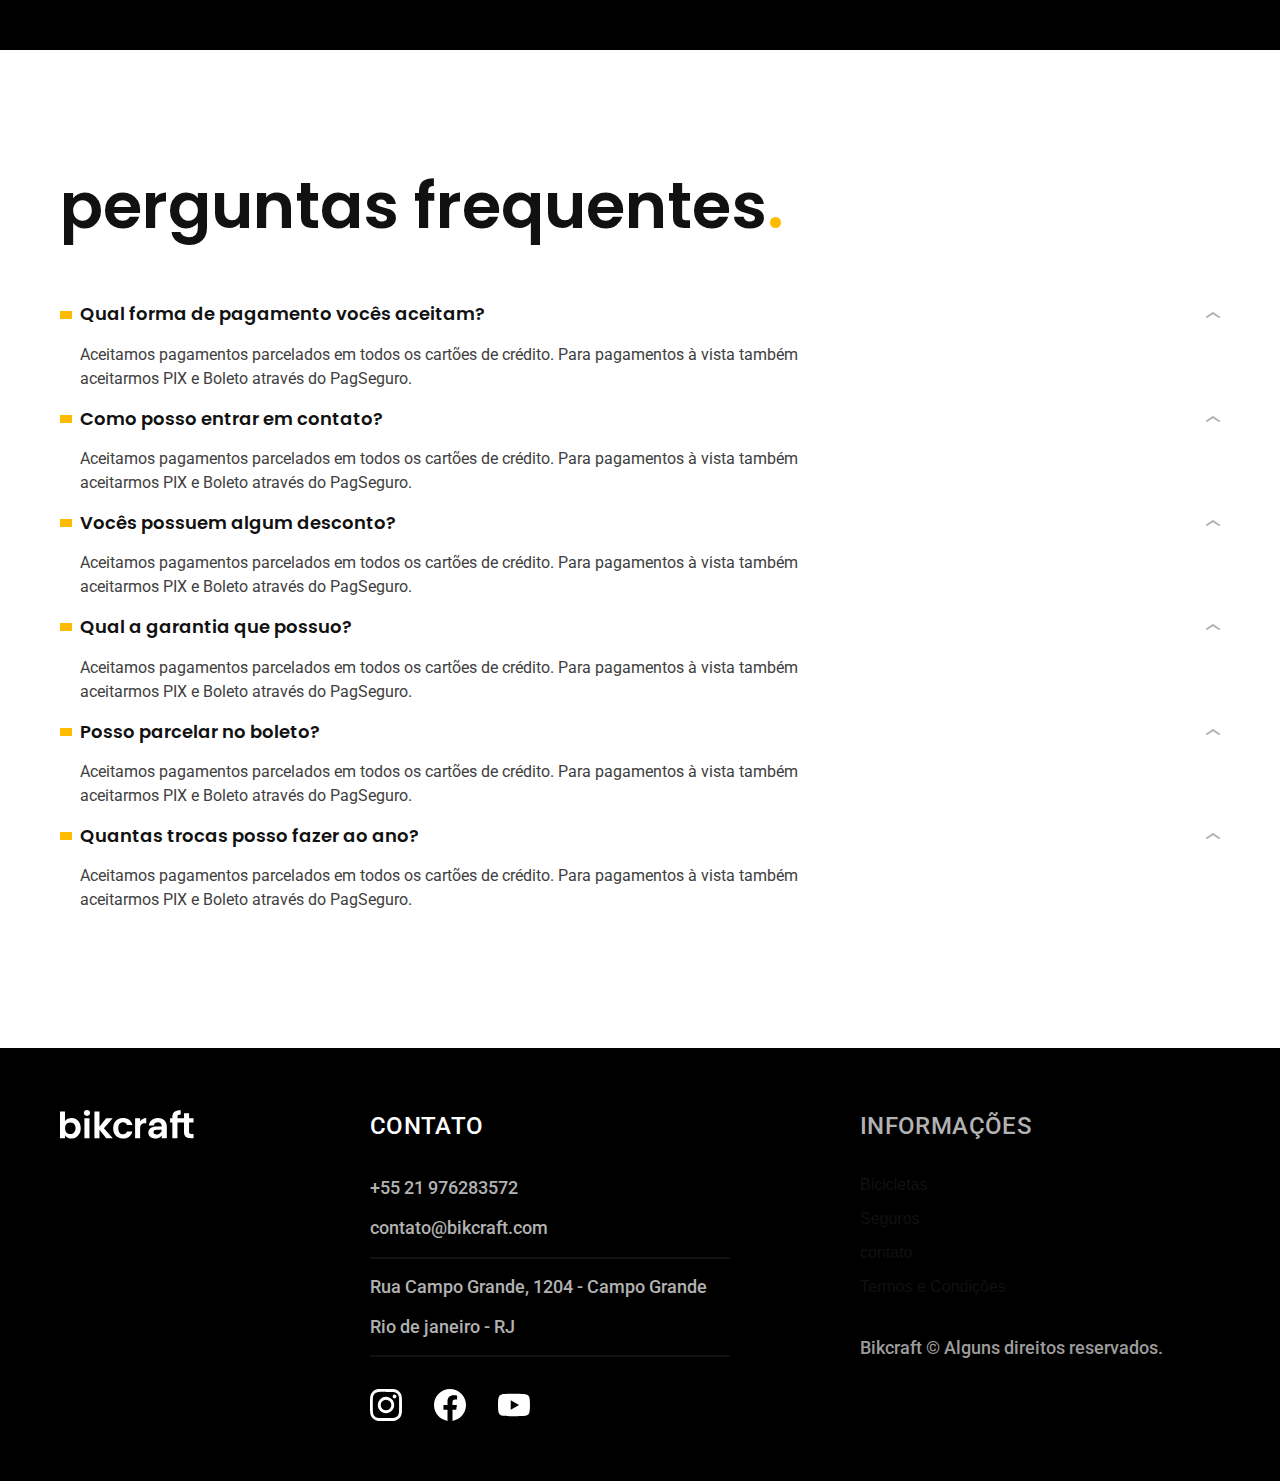
<file: seguros.html>
<!DOCTYPE html>
<html lang="pt-br">

<head>
  <title>Seguros | Bikcraft</title>
  <meta charset="UTF-8">
  <meta name="viewport" content="width=device-width, initial-scale=1.0">

  <meta name="description" content="Seguros.">

  <link rel="stylesheet" href="./css/style.css">

  <link rel="preconnect" href="https://fonts.googleapis.com">
  <link rel="preconnect" href="https://fonts.gstatic.com" crossorigin>
  <link href="https://fonts.googleapis.com/css2?family=Merriweather:ital,wght@1,900&family=Poppins:wght@400;600&family=Roboto:wght@400;500&display=swap" rel="stylesheet">

</head>

<body id="termos">

  <header class="header-bg">
    <div class="header container">
      <a href="./">
        <img src="./img/bikcraft.svg" alt="Bikcraft">
      </a>
      <nav aria-label="primaria">
        <ul class="header-menu font-1-m cor-0">
          <li><a href="./bicicletas.html">Bicicletas</a></li>
          <li><a href="./Seguros.html">Seguros</a></li>
          <li><a href="./Contatos.html">Contatos</a></li>
        </ul>
      </nav>
    </div>
  </header>

  <main class="seguros-bg">
    <div class="titulo-bg">
      <div class="titulo container">
        <p class="font-2-l-b cor-5">Escolha o seguro</p>
        <h1 class="font-1-xxl cor-0">Você seguro<span class="cor-p1">.</span></h1>
      </div>
    </div>

    <div class="seguros container">
      <div class="seguros-item">
        <h3 class="font-1-xl cor-6">PRATA</h3>
        <span class="font-1-xl cor-0">R$:199 <span class="font-1-xs cor-6"></span>mensal</span>
        <ul class="font-2-m cor-0">
          <li>Duas trocas por ano</li>
          <li>Assistência técnica</li>
          <li>Suporte 08h às 18h</li>
          <li>Cobertura estadual</li>
        </ul>
        <a class="botao secundario" href="./orcamento.html">Inscreva-se</a>
      </div>
      <div class="seguros-item">
        <h3 class="font-1-xl cor-p1">OURO</h3>
        <span class="font-1-xl cor-0">R$:299 <span class="font-1-xs cor-6"></span>mensal</span>
        <ul class="font-2-m cor-0">
          <li>Cinco trocas por ano</li>
          <li>Assistência especial</li>
          <li>Suporte 24h</li>
          <li>Cobertura nacional</li>
          <li>Desconto em parceiros</li>
          <li>Acesso ao Clube Bikcraft</li>
        </ul>
        <a class="botao" href="./orcamento.html">Inscreva-se</a>
      </div>
    </div>
  </main>

  <article class="vantagens-bg">
    <div class="vantagens container">
      <h2 class="font-1-xxl cor-0">vantagens<span class="cor-p1">.</span></h2>
      <ul>
        <li>
          <img src="./img/icones/eletrica.svg" alt="">
          <h3 class="font-1-l cor-0">Reparo Elétrico</h3>
          <p class="font-2-s cor-5">Garantimos o reparo completo do seu motor em caso de falhas. Sabemos que falhas são raras, mas estamos aqui para caso ocorra.</p>
        </li>
        <li>
          <img src="./img/icones/carbono.svg" alt="">
          <h3 class="font-1-l cor-0">Carbono</h3>
          <p class="font-2-s cor-5">Nossos quadros são feitos para durar para sempre. Mas caso algo ocorra, ficamos felizes em reparar.</p>
        </li>
        <li>
          <img src="./img/icones/sustentavel.svg" alt="">
          <h3 class="font-1-l cor-0">Sustentável</h3>
          <p class="font-2-s cor-5">Trabalhamos com a filosofia de desperdício zero. Qualquer parte defeituosa é reciclada e reutilizada em outro projeto.</p>
        </li>
        <li>
          <img src="./img/icones/rastreador.svg" alt="">
          <h3 class="font-1-l cor-0">Rastreador</h3>
          <p class="font-2-s cor-5">Utilizamos o GPS da sua Bikcraft em conjunto com especialistas em segurança para efetuarmos a recuperação.</p>
        </li>
        <li>
          <img src="./img/icones/seguro.svg" alt="">
          <h3 class="font-1-l cor-0">Segurança</h3>
          <p class="font-2-s cor-5">Utilizamos o GPS da sua Bikcraft em conjunto com especialistas em segurança para efetuarmos a recuperação.</p>
        </li>
        <li>
          <img src="./img/icones/velocidade.svg" alt="">
          <h3 class="font-1-l cor-0">Rapidez</h3>
          <p class="font-2-s cor-5">A sua Bikcraft ficará pronta para uso no mesmo dia, caso você traga ela para ser reparada em uma das filiais.</p>
        </li>
      </ul>
    </div>
  </article>

  <article class="perguntas container">
    <h2 class="font-1-xxl">perguntas frequentes<span class="cor-p1">.</span></h2>
    <dl>
      <dt class="font-1-m-b">Qual forma de pagamento vocês aceitam?</dt>
      <dd class="font-2-s cor-9">Aceitamos pagamentos parcelados em todos os cartões de crédito. Para pagamentos à vista também aceitarmos PIX e Boleto através do PagSeguro.</dd>
    </dl>
    <dl>
      <dt class="font-1-m-b">Como posso entrar em contato?</dt>
      <dd class="font-2-s cor-9">Aceitamos pagamentos parcelados em todos os cartões de crédito. Para pagamentos à vista também aceitarmos PIX e Boleto através do PagSeguro.</dd>
    </dl>
    <dl>
      <dt class="font-1-m-b">Vocês possuem algum desconto?</dt>
      <dd class="font-2-s cor-9">Aceitamos pagamentos parcelados em todos os cartões de crédito. Para pagamentos à vista também aceitarmos PIX e Boleto através do PagSeguro.</dd>
    </dl>
    <dl>
      <dt class="font-1-m-b">Qual a garantia que possuo?</dt>
      <dd class="font-2-s cor-9">Aceitamos pagamentos parcelados em todos os cartões de crédito. Para pagamentos à vista também aceitarmos PIX e Boleto através do PagSeguro.</dd>
    </dl>
    <dl>
      <dt class="font-1-m-b">Posso parcelar no boleto?</dt>
      <dd class="font-2-s cor-9">Aceitamos pagamentos parcelados em todos os cartões de crédito. Para pagamentos à vista também aceitarmos PIX e Boleto através do PagSeguro.</dd>
    </dl>
    <dl>
      <dt class="font-1-m-b">Quantas trocas posso fazer ao ano?</dt>
      <dd class="font-2-s cor-9">Aceitamos pagamentos parcelados em todos os cartões de crédito. Para pagamentos à vista também aceitarmos PIX e Boleto através do PagSeguro.</dd>
    </dl>
  </article>

  <footer class="footer-bg">
    <div class="footer container">
      <img src="./img/bikcraft.svg" alt="">
      <div class="footer-contato">
        <h3 class="font-2-l-b cor-0">Contato</h3>
        <ul class="font-2-m cor-5">
          <li><a href="tel:+5521976283572"> +55 21 976283572</a></li>
          <li><a href="mailto:contato@bikcraft.com">contato@bikcraft.com</a></li>
          <li>Rua Campo Grande, 1204 - Campo Grande</li>
          <li>Rio de janeiro - RJ</li>
        </ul>
        <div class="footer-redes">
          <a href="">
            <img src="./img/redes/instagram.svg" alt="Instagram">
          </a>
          <a href="">
            <img src="./img/redes/facebook.svg" alt="Facebook">
          </a>
          <a href="">
            <img src="./img/redes/youtube.svg" alt="Youtube">
          </a>
        </div>
      </div>
      <div class="footer-informacoes">
        <h3 class=" font-2-l-b cor-5">Informações</h3>
        <nav>
          <ul>
            <li> <a href="./bicicletas.html">Bicicletas</a></li>
            <li> <a href="./seguros.html">Seguros</a></li>
            <li> <a href="./contato.html">contato</a></li>
            <li> <a href="./termos.html">Termos e Condições</a></li>
          </ul>
        </nav>
        <div>
          <p class="footer-copy font-2-m cor-6 ">Bikcraft © Alguns direitos reservados.</p>
        </div>
      </div>
    </div>
  </footer>
</body>

</html>
</file>
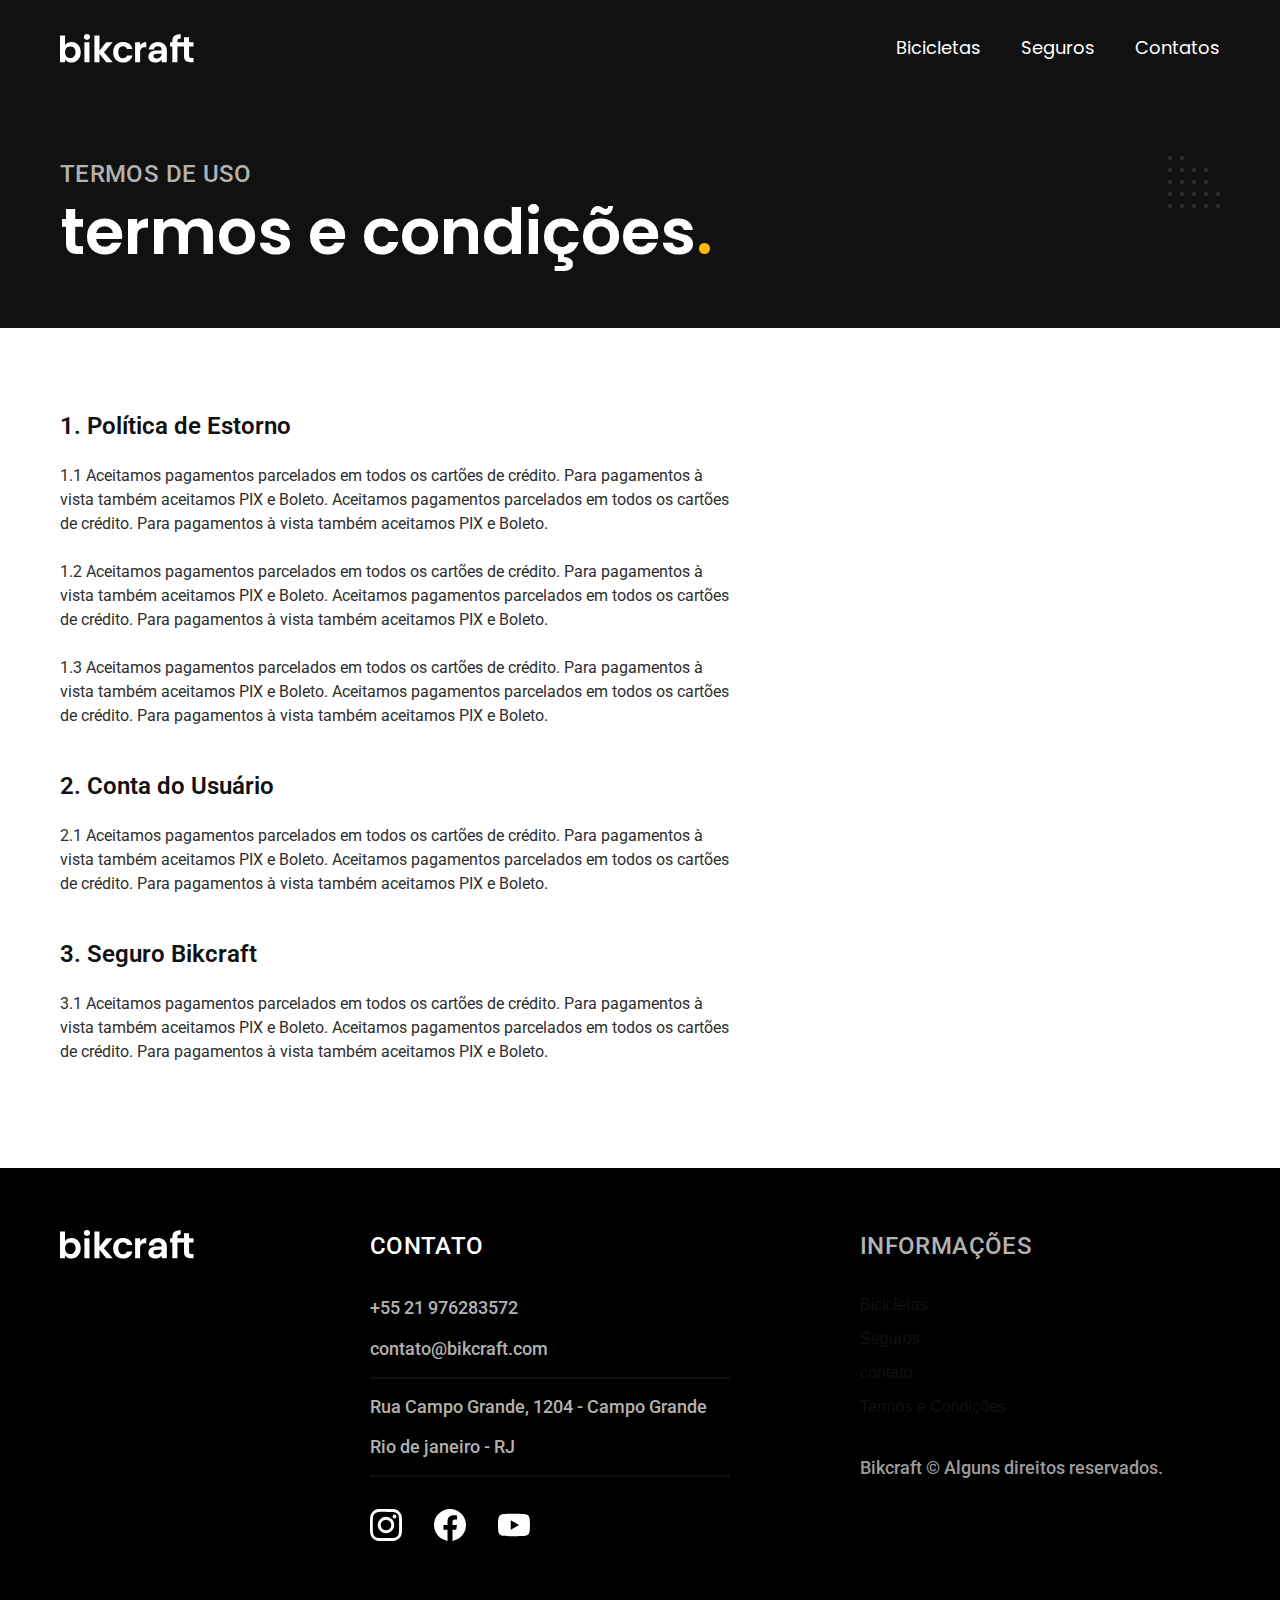
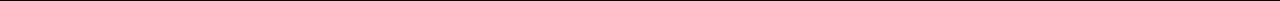
<file: termos.html>
<!DOCTYPE html>
<html lang="pt-br">

<head>
  <title>Termos e Condições | Bikcraft</title>
  <meta charset="UTF-8">
  <meta name="viewport" content="width=device-width, initial-scale=1.0">

  <meta name="description" content="Termos e Condições.">

  <link rel="stylesheet" href="./css/style.css">

  <link rel="preconnect" href="https://fonts.googleapis.com">
  <link rel="preconnect" href="https://fonts.gstatic.com" crossorigin>
  <link href="https://fonts.googleapis.com/css2?family=Merriweather:ital,wght@1,900&family=Poppins:wght@400;600&family=Roboto:wght@400;500&display=swap" rel="stylesheet">

</head>

<body id="termos">

  <header class="header-bg">
    <div class="header container">
      <a href="./">
        <img src="./img/bikcraft.svg" alt="Bikcraft">
      </a>
      <nav aria-label="primaria">
        <ul class="header-menu font-1-m cor-0">
          <li><a href="./bicicletas.html">Bicicletas</a></li>
          <li><a href="./Seguros.html">Seguros</a></li>
          <li><a href="./Contatos.html">Contatos</a></li>
        </ul>
      </nav>
    </div>
  </header>

  <main>
    <div class="titulo-bg">
      <div class="titulo container">
        <p class="font-2-l-b cor-5">Termos de uso</p>
        <h1 class="font-1-xxl cor-0">termos e condições<span class=" cor-p1">.</span></h1>
      </div>
    </div>

    <div class="termos font-2-s cor-10 container">
      <h2 class="cor-11">1. Política de Estorno</h2>
      <p>1.1 Aceitamos pagamentos parcelados em todos os cartões de crédito. Para pagamentos à vista também aceitamos PIX e Boleto. Aceitamos pagamentos parcelados em todos os cartões de crédito. Para pagamentos à vista também aceitamos PIX e Boleto.</p>
      <p>1.2 Aceitamos pagamentos parcelados em todos os cartões de crédito. Para pagamentos à vista também aceitamos PIX e Boleto. Aceitamos pagamentos parcelados em todos os cartões de crédito. Para pagamentos à vista também aceitamos PIX e Boleto.</p>
      <p>1.3 Aceitamos pagamentos parcelados em todos os cartões de crédito. Para pagamentos à vista também aceitamos PIX e Boleto. Aceitamos pagamentos parcelados em todos os cartões de crédito. Para pagamentos à vista também aceitamos PIX e Boleto.</p>

      <h2 class="cor-11">2. Conta do Usuário</h2>
      <p>2.1 Aceitamos pagamentos parcelados em todos os cartões de crédito. Para pagamentos à vista também aceitamos PIX e Boleto. Aceitamos pagamentos parcelados em todos os cartões de crédito. Para pagamentos à vista também aceitamos PIX e Boleto.</p>
      <h2 class="cor-11">3. Seguro Bikcraft</h2>
      <p>3.1 Aceitamos pagamentos parcelados em todos os cartões de crédito. Para pagamentos à vista também aceitamos PIX e Boleto. Aceitamos pagamentos parcelados em todos os cartões de crédito. Para pagamentos à vista também aceitamos PIX e Boleto.</p>
    </div>
  </main>

  <footer class="footer-bg">
    <div class="footer container">
      <img src="./img/bikcraft.svg" alt="">
      <div class="footer-contato">
        <h3 class="font-2-l-b cor-0">Contato</h3>
        <ul class="font-2-m cor-5">
          <li><a href="tel:+5521976283572"> +55 21 976283572</a></li>
          <li><a href="mailto:contato@bikcraft.com">contato@bikcraft.com</a></li>
          <li>Rua Campo Grande, 1204 - Campo Grande</li>
          <li>Rio de janeiro - RJ</li>
        </ul>
        <div class="footer-redes">
          <a href="">
            <img src="./img/redes/instagram.svg" alt="Instagram">
          </a>
          <a href="">
            <img src="./img/redes/facebook.svg" alt="Facebook">
          </a>
          <a href="">
            <img src="./img/redes/youtube.svg" alt="Youtube">
          </a>
        </div>
      </div>
      <div class="footer-informacoes">
        <h3 class=" font-2-l-b cor-5">Informações</h3>
        <nav>
          <ul>
            <li> <a href="./bicicletas.html">Bicicletas</a></li>
            <li> <a href="./seguros.html">Seguros</a></li>
            <li> <a href="./contato.html">contato</a></li>
            <li> <a href="./termos.html">Termos e Condições</a></li>
          </ul>
        </nav>
        <div>
          <p class="footer-copy font-2-m cor-6 ">Bikcraft © Alguns direitos reservados.</p>
        </div>
      </div>
    </div>
  </footer>
</body>

</html>
</file>
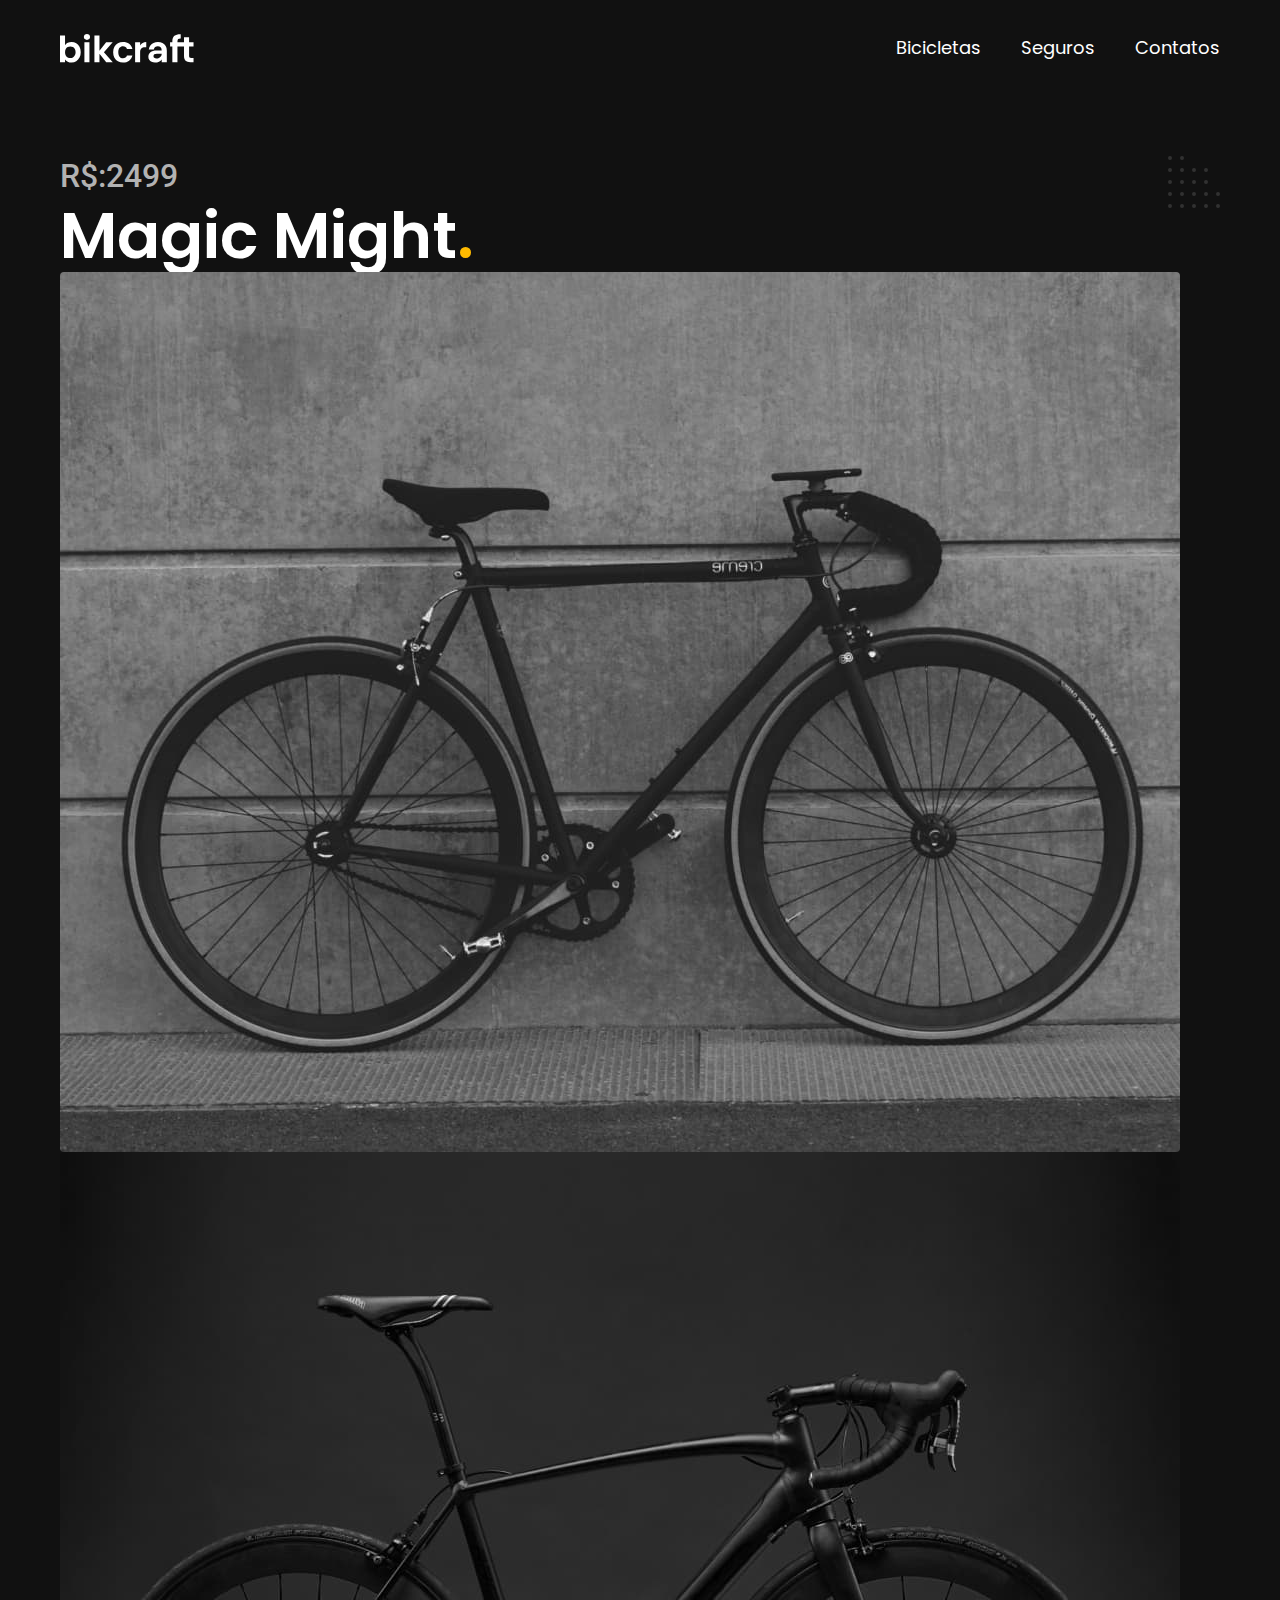
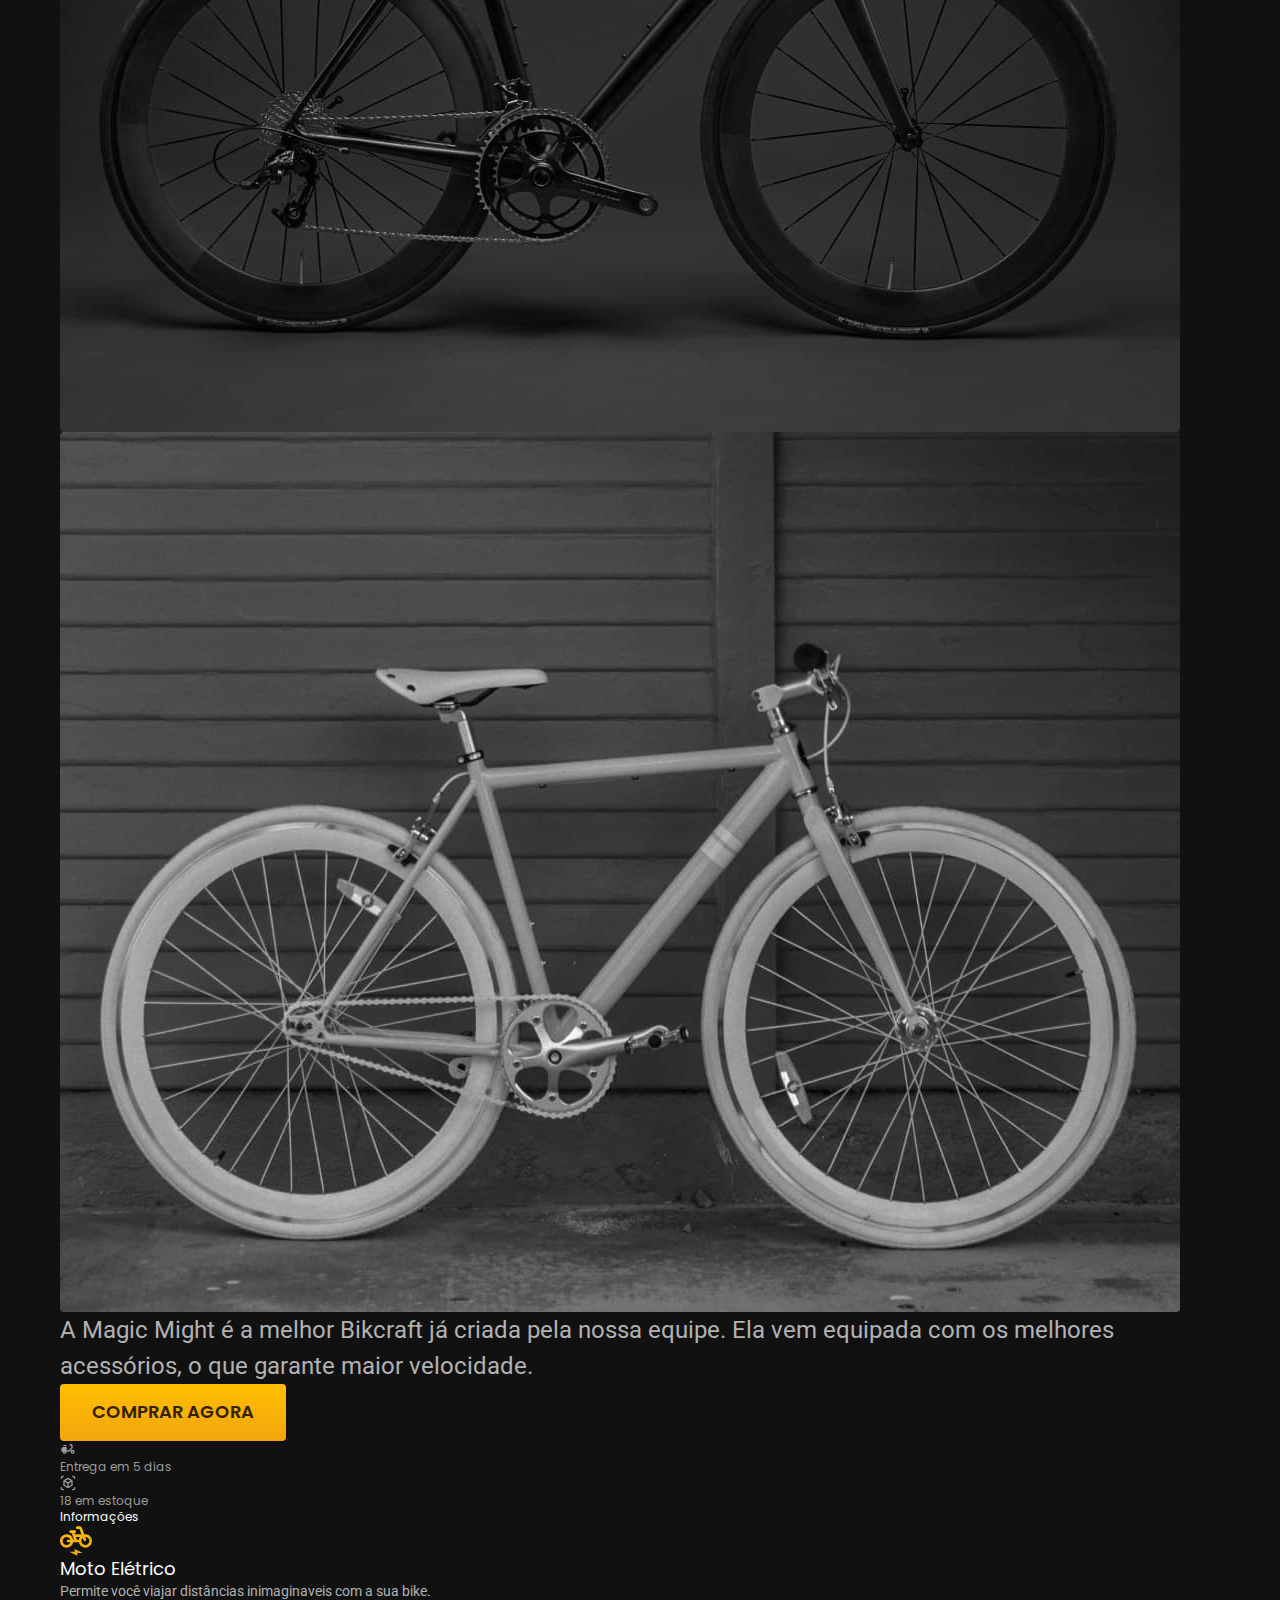
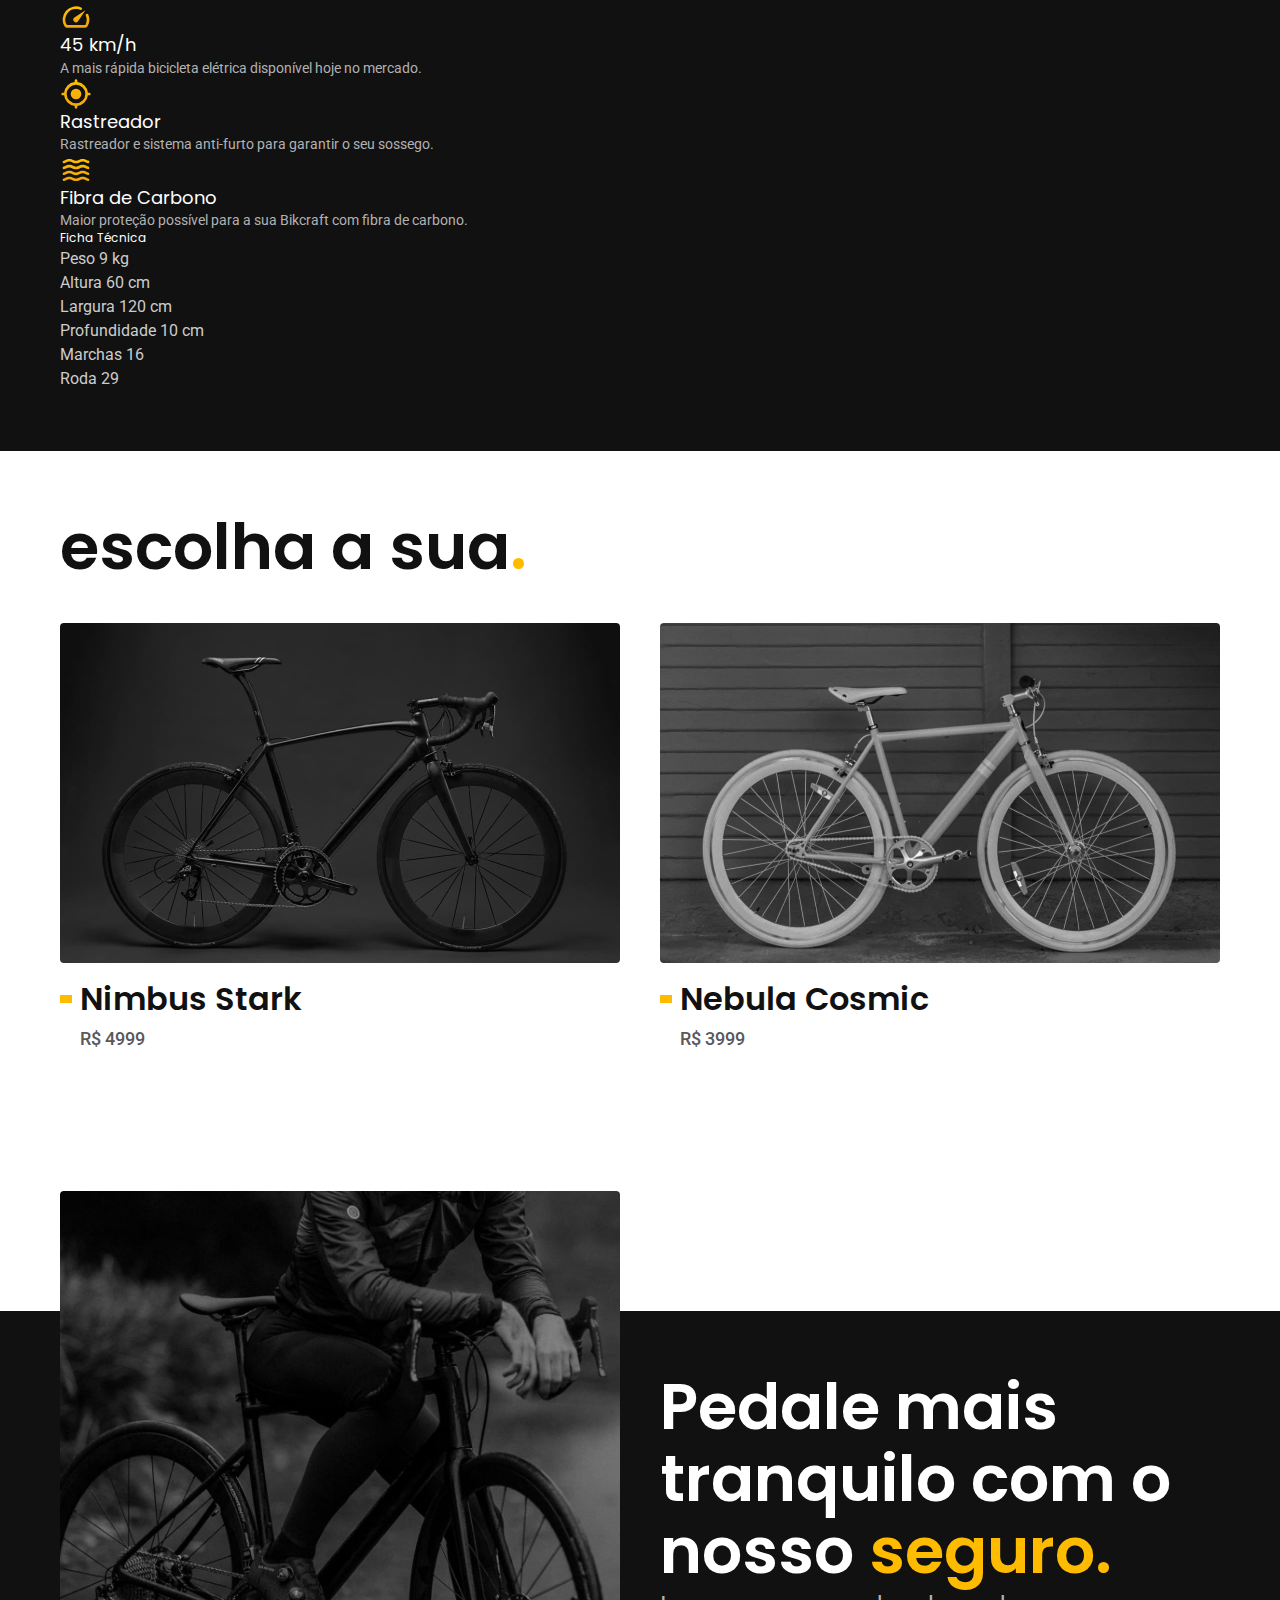
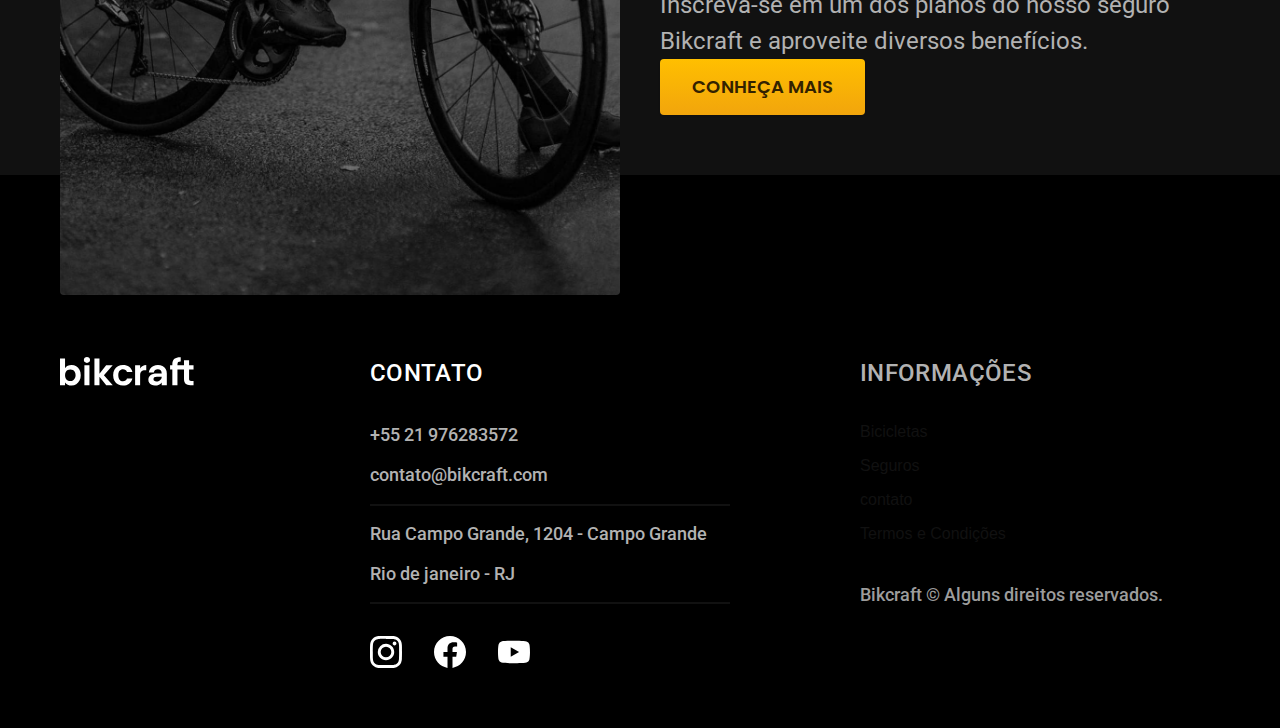
<file: bicicletas/magic.html>
<!DOCTYPE html>
<html lang="pt-br">

<head>
  <title>Magic | Bikcraft</title>
  <meta charset="UTF-8">
  <meta name="viewport" content="width=device-width, initial-scale=1.0">

  <meta name="description" content="Magic.">

  <link rel="stylesheet" href="../css/style.css">

  <link rel="preconnect" href="https://fonts.googleapis.com">
  <link rel="preconnect" href="https://fonts.gstatic.com" crossorigin>
  <link href="https://fonts.googleapis.com/css2?family=Merriweather:ital,wght@1,900&family=Poppins:wght@400;600&family=Roboto:wght@400;500&display=swap" rel="stylesheet">

</head>

<body id="bicicleta">

  <header class="header-bg">
    <div class="header container">
      <a href="../">
        <img src="../img/bikcraft.svg" alt="Bikcraft">
      </a>
      <nav aria-label="primaria">
        <ul class="header-menu font-1-m cor-0">
          <li><a href="../bicicletas.html">Bicicletas</a></li>
          <li><a href="../Seguros.html">Seguros</a></li>
          <li><a href="../Contatos.html">Contatos</a></li>
        </ul>
      </nav>
    </div>
  </header>

  <main class="titulo-bg">
    <div>
      <div class="titulo container">
        <p class="font-2-xl cor-5">R$:2499</p>
        <h1 class="font-1-xxl cor-0">Magic Might<span class=" cor-p1">.</span></h1>
      </div>
    </div>

    <div class="bicicleta container">
      <div class="bicicleta-imagens">
        <img src="../img/bicicleta/nimbus2.jpg" alt="">
        <img src="../img/bicicleta/nimbus1.jpg" alt="">
        <img src="../img/bicicleta/nimbus3.jpg" alt="">
      </div>
      <div class="bicicleta-conteudo">
        <p class="font-2-l cor-5">A Magic Might é a melhor Bikcraft já criada pela nossa equipe. Ela vem equipada com os melhores acessórios, o que garante maior velocidade.</p>
        <div class="bicicleta-comprar">
          <a class="botao" href="../orcamento.html">Comprar agora</a>
          <span class="font-1-xs cor-6"><img src="../img/icones/entrega.svg" alt="">Entrega em 5 dias</span>
          <span class="font-1-xs cor-6"><img src="../img/icones/estoque.svg" alt="">18 em estoque</span>
        
        <h2 class="font-1-xs cor-0">Informações</h2>
        <ul class="bicicleta-informacoes"></ul>
        <li>
          <img src="../img/icones/eletrica.svg" alt="">
          <h3 class="font-1-m cor-0">Moto Elétrico</h3>
          <p class="font-2-xs cor-5">Permite você viajar distâncias inimaginaveis com a sua bike.</p>
        </li>
        <li>
          <img src="../img/icones/velocidade.svg" alt="">
          <h3 class="font-1-m cor-0">45 km/h</h3>
          <p class="font-2-xs cor-5">A mais rápida bicicleta elétrica disponível hoje no mercado.</p>
        </li>
        <li>
          <img src="../img/icones/rastreador.svg" alt="">
          <h3 class="font-1-m cor-0">Rastreador</h3>
          <p class="font-2-xs cor-5">Rastreador e sistema anti-furto para garantir o seu sossego.</p>
        </li>
        <li>
          <img src="../img/icones/carbono.svg" alt="">
          <h3 class="font-1-m cor-0">Fibra de Carbono</h3>
          <p class="font-2-xs cor-5">Maior proteção possível para a sua Bikcraft com fibra de carbono.</p>
        </li>
      </div>
        <h2 class="font-1-xs cor-0">Ficha Técnica</h2>
        <ul class="bicicleta-ficha font-2-s cor-4">
          <li>Peso <span>9 kg</span></li>
          <li>Altura <span>60 cm</span></li>
          <li>Largura <span>120 cm</span></li>
          <li>Profundidade <span>10 cm</span></li>
          <li>Marchas <span>16</span></li>
          <li>Roda <span>29</span></li>
        </ul>
      </div>
    </div>
  </main>

  <article class="bicicletas-lista container ">
    <h2 class="font-1-xxl">escolha a sua<span class="cor-p1">.</span></h2>

    <ul>
      <li>
        <a href="./nimbus.html">
          <img src="../img/bicicletas/nimbus.jpg" alt="Bicicleta preta">
          <h3 class="font-1-xl">Nimbus Stark</h3>
          <span class="font-2-m cor-8">R$ 4999</span>
        </a>
      </li>
      <li>
        <a href="./nebula.html">
          <img src="../img/bicicletas/nebula.jpg" alt="Bicicleta preta">
          <h3 class="font-1-xl">Nebula Cosmic</h3>
          <span class="font-2-m cor-8">R$ 3999</span>
        </a>
      </li>
    </ul>
  </article>

  <article class="seguro-bg">
    <div class="seguro container">
      <div class="seguro-imagem">
        <img src="../img/fotos/seguros.jpg" alt="Pessoa parada em cima de uma bicicleta">
      </div>
      <div class="seguro-conteudo">
        <h2 class="font-1-xxl cor-0">Pedale mais tranquilo com o nosso <span class="cor-p1">seguro.</span></h2>
        <p class="font-2-l cor-5">Inscreva-se em um dos planos do nosso seguro Bikcraft e aproveite diversos benefícios.</p>
        <a class="botao" href="../seguros.html">Conheça Mais</a>
      </div>
    </div>
  </article>

  <footer class="footer-bg">
    <div class="footer container">
      <img src="../img/bikcraft.svg" alt="">
      <div class="footer-contato">
        <h3 class="font-2-l-b cor-0">Contato</h3>
        <ul class="font-2-m cor-5">
          <li><a href="tel:+5521976283572"> +55 21 976283572</a></li>
          <li><a href="mailto:contato@bikcraft.com">contato@bikcraft.com</a></li>
          <li>Rua Campo Grande, 1204 - Campo Grande</li>
          <li>Rio de janeiro - RJ</li>
        </ul>
        <div class="footer-redes">
          <a href="">
            <img src="../img/redes/instagram.svg" alt="Instagram">
          </a>
          <a href="">
            <img src="../img/redes/facebook.svg" alt="Facebook">
          </a>
          <a href="">
            <img src="../img/redes/youtube.svg" alt="Youtube">
          </a>
        </div>
      </div>
      <div class="footer-informacoes">
        <h3 class=" font-2-l-b cor-5">Informações</h3>
        <nav>
          <ul>
            <li> <a href="../bicicletas.html">Bicicletas</a></li>
            <li> <a href="../seguros.html">Seguros</a></li>
            <li> <a href="../contato.html">contato</a></li>
            <li> <a href="../termos.html">Termos e Condições</a></li>
          </ul>
        </nav>
        <div>
          <p class="footer-copy font-2-m cor-6 ">Bikcraft © Alguns direitos reservados.</p>
        </div>
      </div>
    </div>
  </footer>
</body>

</html>
</file>
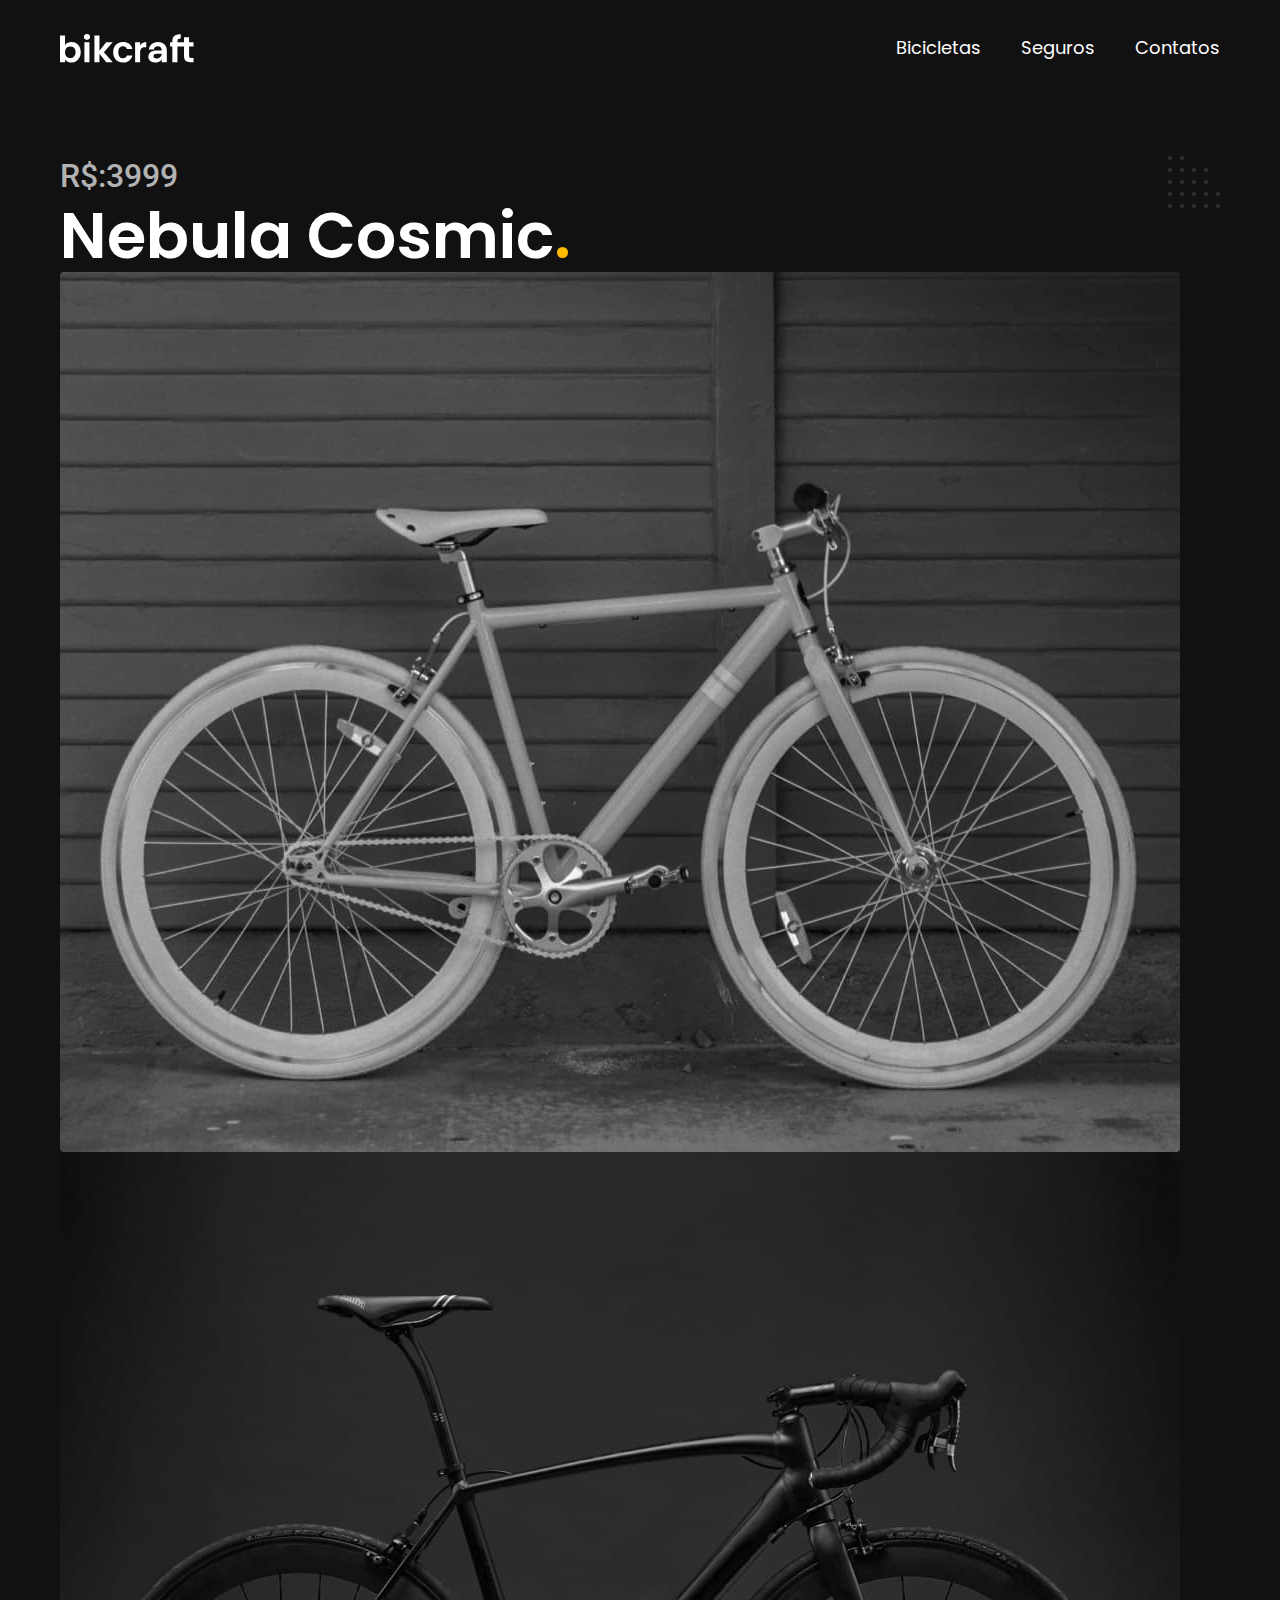
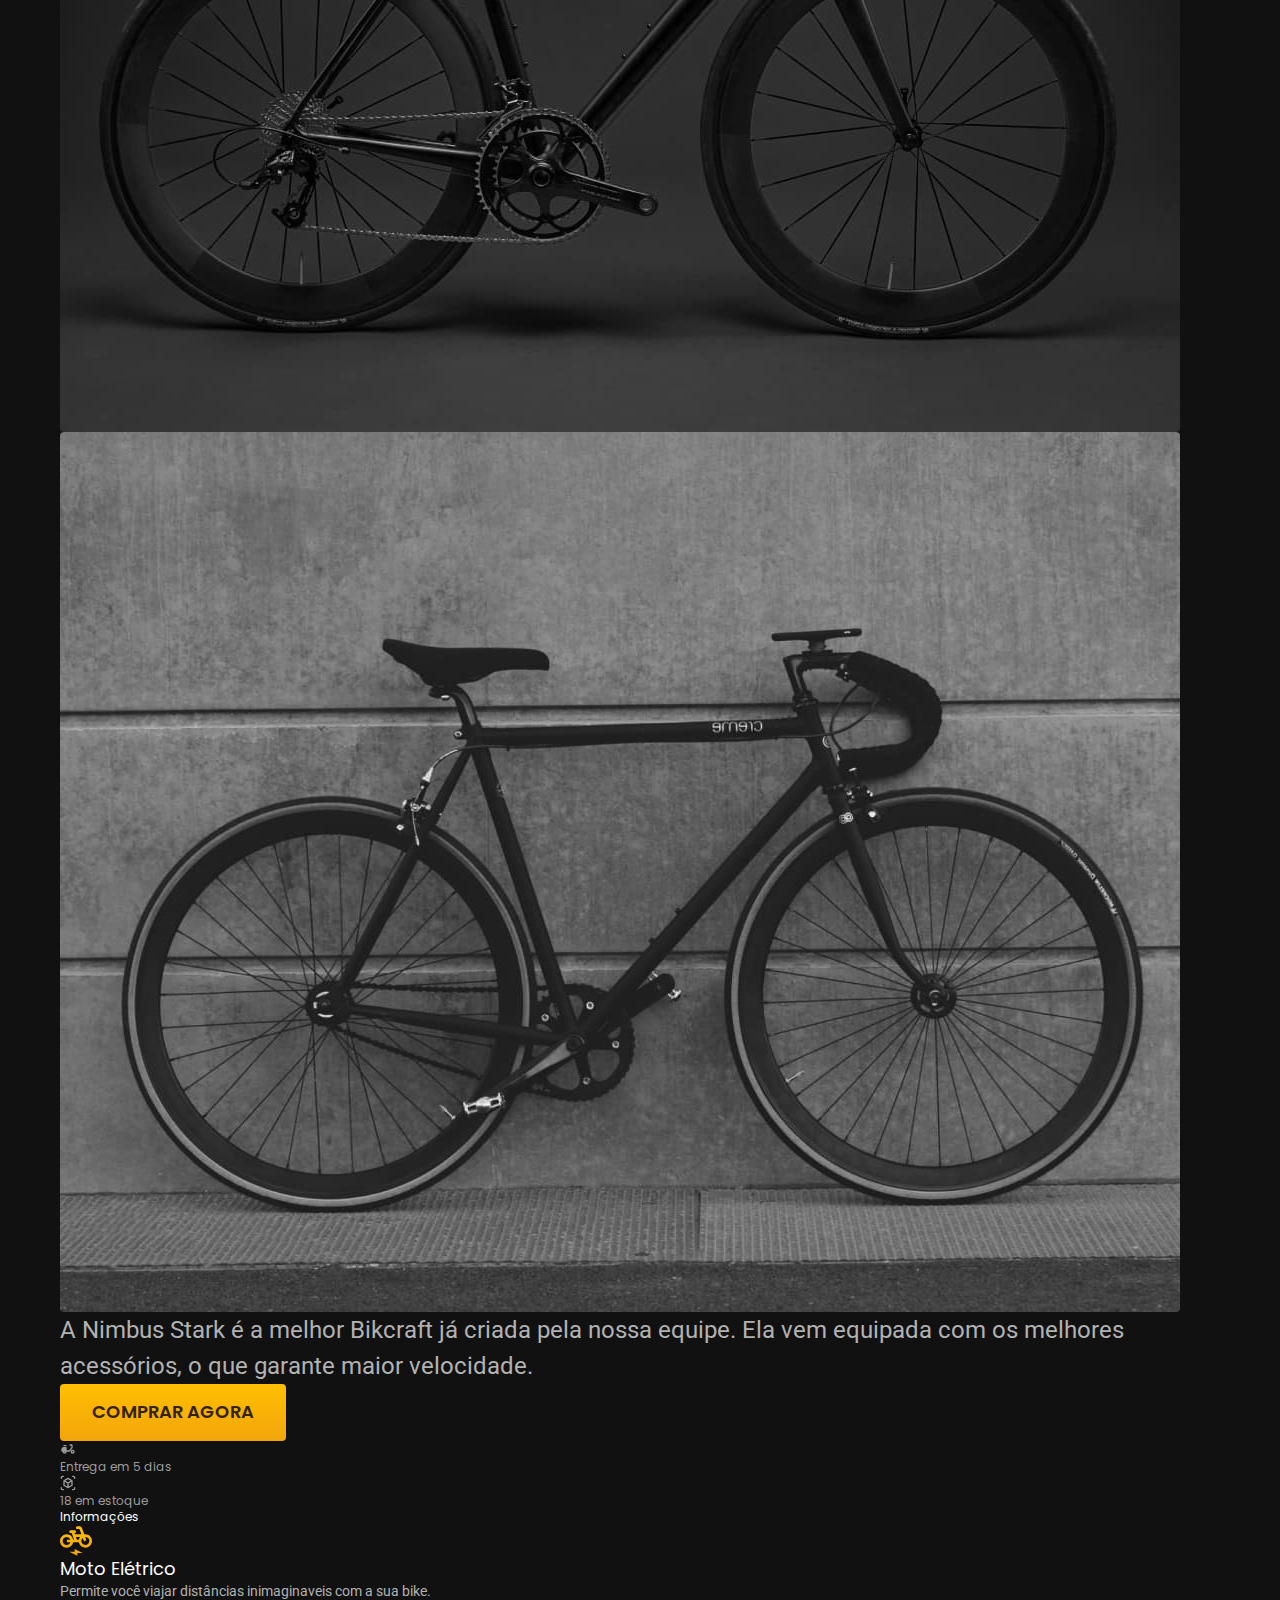
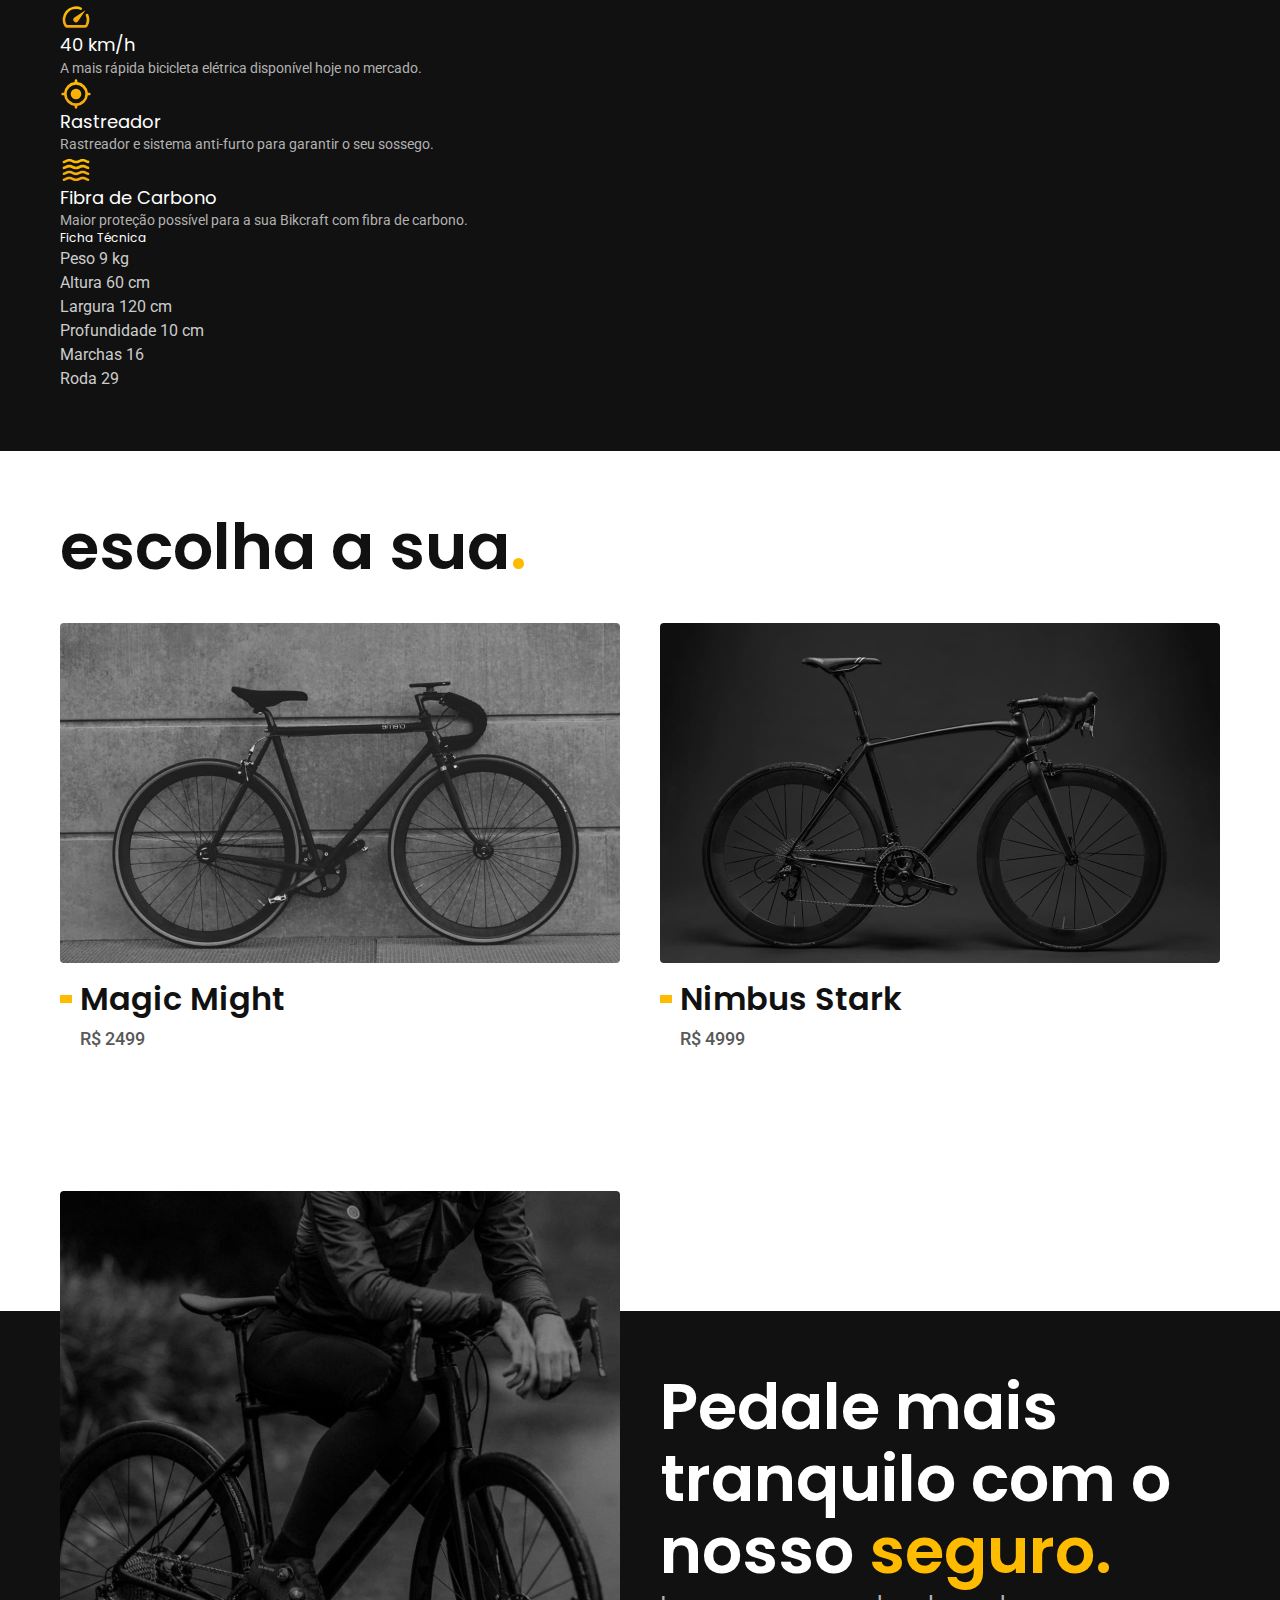
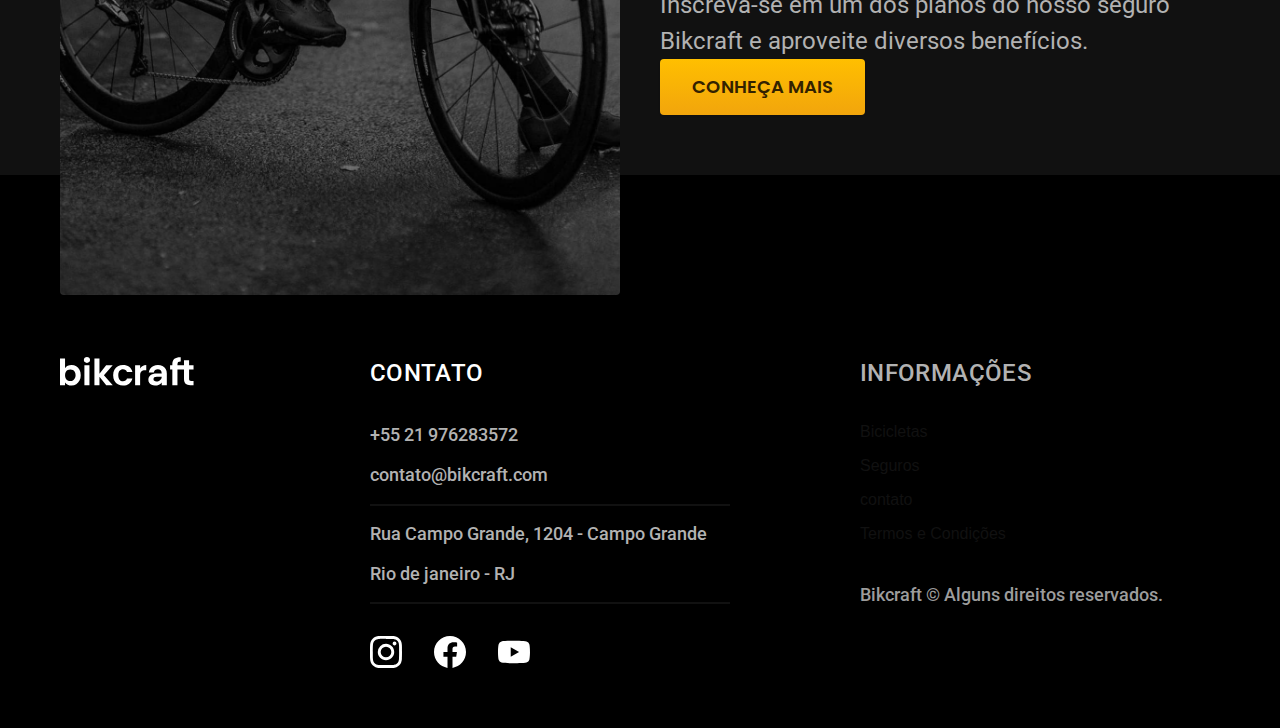
<file: bicicletas/nebula.html>
<!DOCTYPE html>
<html lang="pt-br">

<head>
  <title>Nebula | Bikcraft</title>
  <meta charset="UTF-8">
  <meta name="viewport" content="width=device-width, initial-scale=1.0">

  <meta name="description" content="Nebula.">

  <link rel="stylesheet" href="../css/style.css">

  <link rel="preconnect" href="https://fonts.googleapis.com">
  <link rel="preconnect" href="https://fonts.gstatic.com" crossorigin>
  <link href="https://fonts.googleapis.com/css2?family=Merriweather:ital,wght@1,900&family=Poppins:wght@400;600&family=Roboto:wght@400;500&display=swap" rel="stylesheet">

</head>

<body id="bicicleta">

  <header class="header-bg">
    <div class="header container">
      <a href="../">
        <img src="../img/bikcraft.svg" alt="Bikcraft">
      </a>
      <nav aria-label="primaria">
        <ul class="header-menu font-1-m cor-0">
          <li><a href="../bicicletas.html">Bicicletas</a></li>
          <li><a href="../Seguros.html">Seguros</a></li>
          <li><a href="../Contatos.html">Contatos</a></li>
        </ul>
      </nav>
    </div>
  </header>

  <main class="titulo-bg">
    <div>
      <div class="titulo container">
        <p class="font-2-xl cor-5">R$:3999</p>
        <h1 class="font-1-xxl cor-0">Nebula Cosmic<span class=" cor-p1">.</span></h1>
      </div>
    </div>

    <div class="bicicleta container">
      <div class="bicicleta-imagens">
        <img src="../img/bicicleta/nimbus3.jpg" alt="">
        <img src="../img/bicicleta/nimbus1.jpg" alt="">
        <img src="../img/bicicleta/nimbus2.jpg" alt="">
      </div>
      <div class="bicicleta-conteudo">
        <p class="font-2-l cor-5">A Nimbus Stark é a melhor Bikcraft já criada pela nossa equipe. Ela vem equipada com os melhores acessórios, o que garante maior velocidade.</p>
        <div class="bicicleta-comprar">
          <a class="botao" href="../orcamento.html">Comprar agora</a>
          <span class="font-1-xs cor-6"><img src="../img/icones/entrega.svg" alt="">Entrega em 5 dias</span>
          <span class="font-1-xs cor-6"><img src="../img/icones/estoque.svg" alt="">18 em estoque</span>
        
        <h2 class="font-1-xs cor-0">Informações</h2>
        <ul class="bicicleta-informacoes"></ul>
        <li>
          <img src="../img/icones/eletrica.svg" alt="">
          <h3 class="font-1-m cor-0">Moto Elétrico</h3>
          <p class="font-2-xs cor-5">Permite você viajar distâncias inimaginaveis com a sua bike.</p>
        </li>
        <li>
          <img src="../img/icones/velocidade.svg" alt="">
          <h3 class="font-1-m cor-0">40 km/h</h3>
          <p class="font-2-xs cor-5">A mais rápida bicicleta elétrica disponível hoje no mercado.</p>
        </li>
        <li>
          <img src="../img/icones/rastreador.svg" alt="">
          <h3 class="font-1-m cor-0">Rastreador</h3>
          <p class="font-2-xs cor-5">Rastreador e sistema anti-furto para garantir o seu sossego.</p>
        </li>
        <li>
          <img src="../img/icones/carbono.svg" alt="">
          <h3 class="font-1-m cor-0">Fibra de Carbono</h3>
          <p class="font-2-xs cor-5">Maior proteção possível para a sua Bikcraft com fibra de carbono.</p>
        </li>
      </div>
        <h2 class="font-1-xs cor-0">Ficha Técnica</h2>
        <ul class="bicicleta-ficha font-2-s cor-4">
          <li>Peso <span>9 kg</span></li>
          <li>Altura <span>60 cm</span></li>
          <li>Largura <span>120 cm</span></li>
          <li>Profundidade <span>10 cm</span></li>
          <li>Marchas <span>16</span></li>
          <li>Roda <span>29</span></li>
        </ul>
      </div>
    </div>
  </main>

  <article class="bicicletas-lista container ">
    <h2 class="font-1-xxl">escolha a sua<span class="cor-p1">.</span></h2>

    <ul>
      <li>
        <a href="./magic.html">
          <img src="../img/bicicletas/magic.jpg" alt="Bicicleta preta">
          <h3 class="font-1-xl">Magic Might</h3>
          <span class="font-2-m cor-8">R$ 2499</span>
        </a>
      </li>
      <li>
        <a href="./nimbus.html">
          <img src="../img/bicicletas/nimbus.jpg" alt="Bicicleta preta">
          <h3 class="font-1-xl">Nimbus Stark</h3>
          <span class="font-2-m cor-8">R$ 4999</span>
        </a>
      </li>
    </ul>
  </article>

  <article class="seguro-bg">
    <div class="seguro container">
      <div class="seguro-imagem">
        <img src="../img/fotos/seguros.jpg" alt="Pessoa parada em cima de uma bicicleta">
      </div>
      <div class="seguro-conteudo">
        <h2 class="font-1-xxl cor-0">Pedale mais tranquilo com o nosso <span class="cor-p1">seguro.</span></h2>
        <p class="font-2-l cor-5">Inscreva-se em um dos planos do nosso seguro Bikcraft e aproveite diversos benefícios.</p>
        <a class="botao" href="../seguros.html">Conheça Mais</a>
      </div>
    </div>
  </article>

  <footer class="footer-bg">
    <div class="footer container">
      <img src="../img/bikcraft.svg" alt="">
      <div class="footer-contato">
        <h3 class="font-2-l-b cor-0">Contato</h3>
        <ul class="font-2-m cor-5">
          <li><a href="tel:+5521976283572"> +55 21 976283572</a></li>
          <li><a href="mailto:contato@bikcraft.com">contato@bikcraft.com</a></li>
          <li>Rua Campo Grande, 1204 - Campo Grande</li>
          <li>Rio de janeiro - RJ</li>
        </ul>
        <div class="footer-redes">
          <a href="">
            <img src="../img/redes/instagram.svg" alt="Instagram">
          </a>
          <a href="">
            <img src="../img/redes/facebook.svg" alt="Facebook">
          </a>
          <a href="">
            <img src="../img/redes/youtube.svg" alt="Youtube">
          </a>
        </div>
      </div>
      <div class="footer-informacoes">
        <h3 class=" font-2-l-b cor-5">Informações</h3>
        <nav>
          <ul>
            <li> <a href="../bicicletas.html">Bicicletas</a></li>
            <li> <a href="../seguros.html">Seguros</a></li>
            <li> <a href="../contato.html">contato</a></li>
            <li> <a href="../termos.html">Termos e Condições</a></li>
          </ul>
        </nav>
        <div>
          <p class="footer-copy font-2-m cor-6 ">Bikcraft © Alguns direitos reservados.</p>
        </div>
      </div>
    </div>
  </footer>
</body>

</html>
</file>
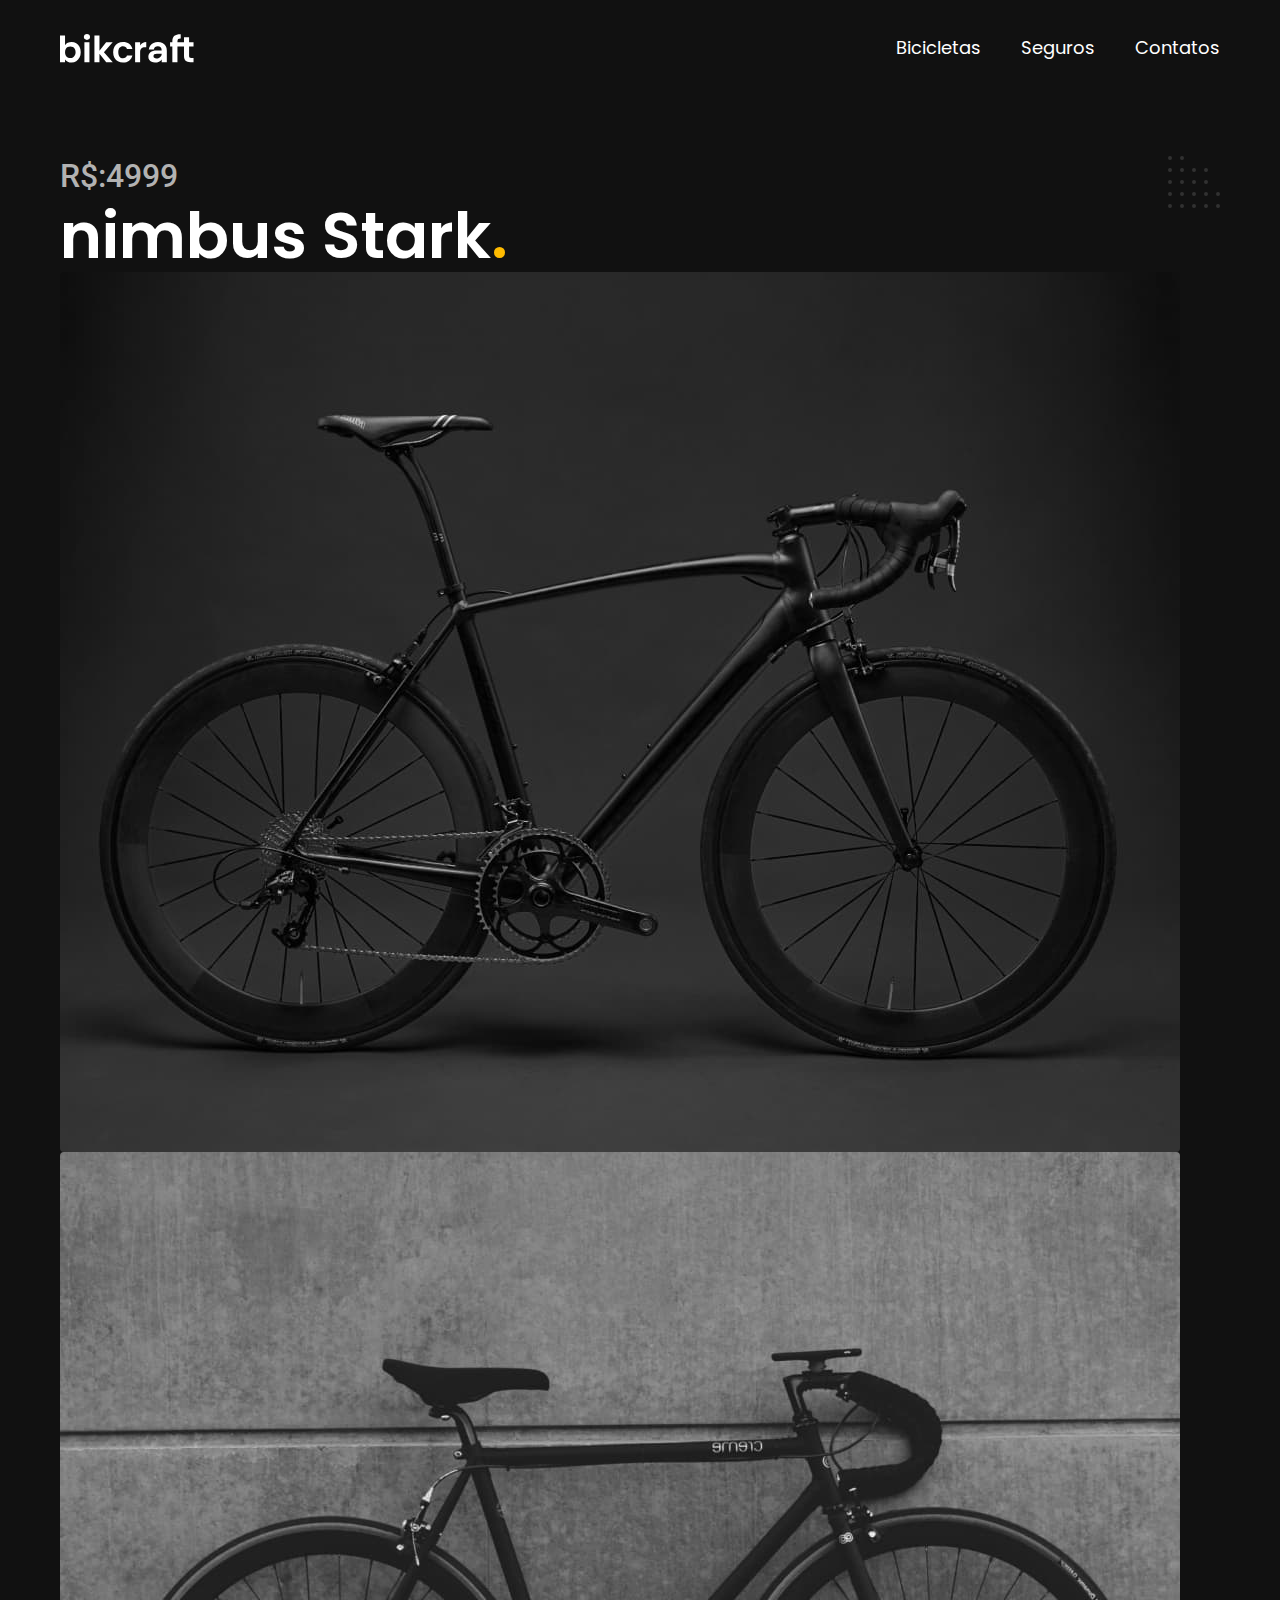
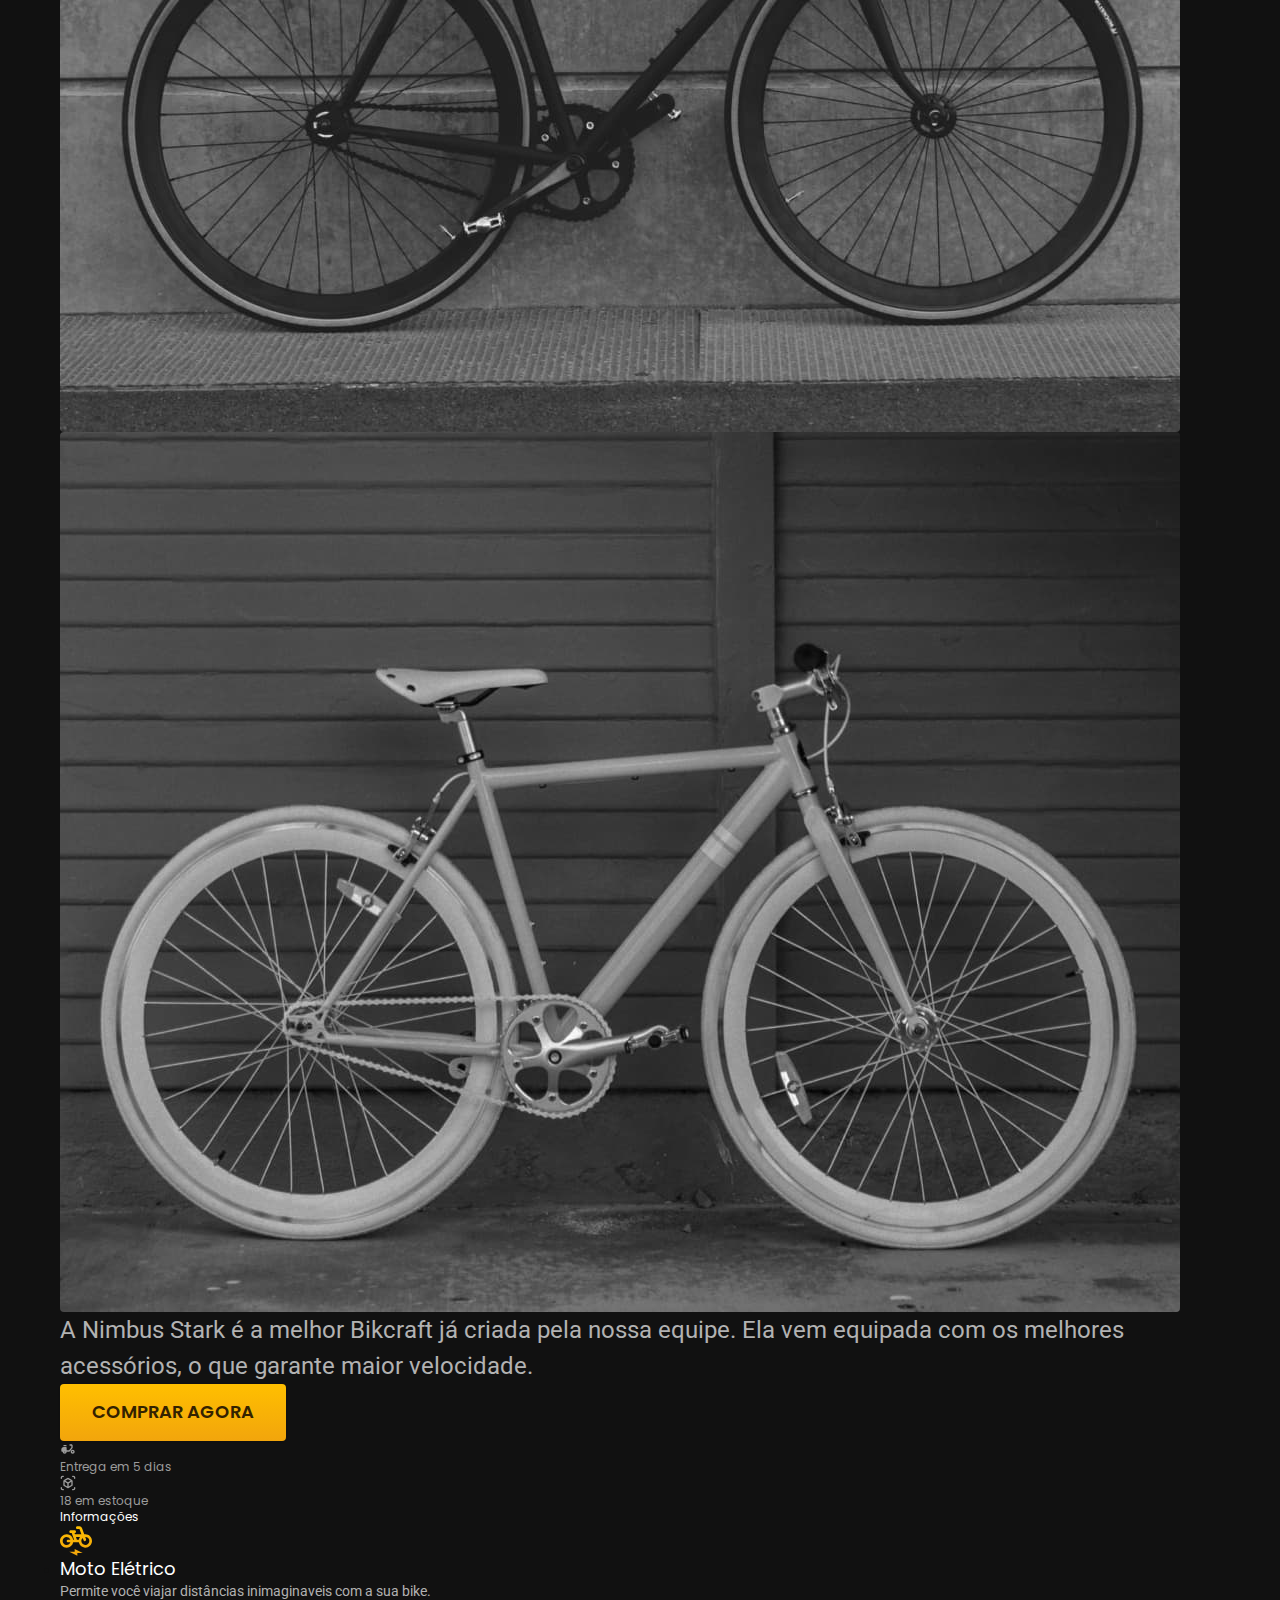
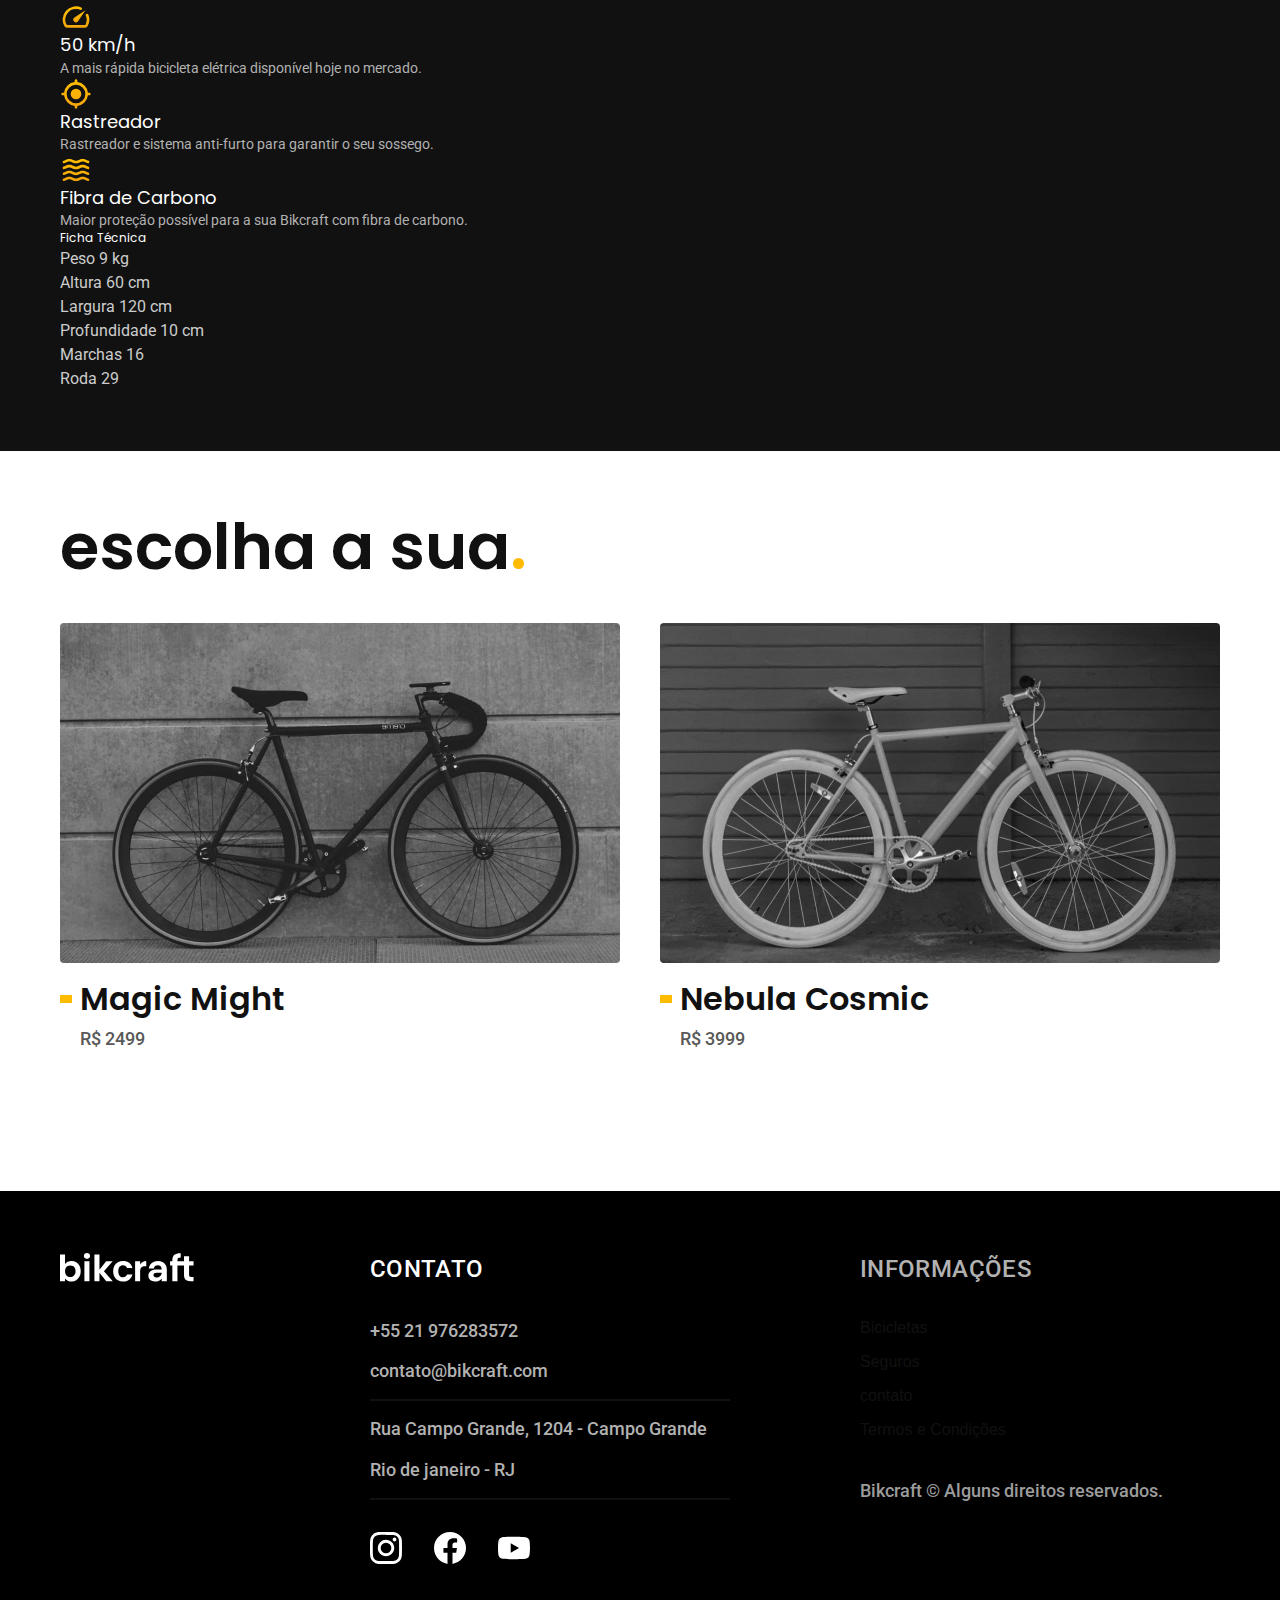
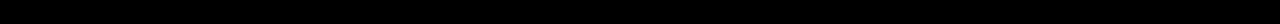
<file: bicicletas/nimbus.html>
<!DOCTYPE html>
<html lang="pt-br">

<head>
  <title>Nimbus Stark | Bikcraft</title>
  <meta charset="UTF-8">
  <meta name="viewport" content="width=device-width, initial-scale=1.0">

  <meta name="description" content="Nimbus Stark.">

  <link rel="stylesheet" href="../css/style.css">

  <link rel="preconnect" href="https://fonts.googleapis.com">
  <link rel="preconnect" href="https://fonts.gstatic.com" crossorigin>
  <link href="https://fonts.googleapis.com/css2?family=Merriweather:ital,wght@1,900&family=Poppins:wght@400;600&family=Roboto:wght@400;500&display=swap" rel="stylesheet">

</head>

<body id="bicicleta">

  <header class="header-bg">
    <div class="header container">
      <a href="../">
        <img src="../img/bikcraft.svg" alt="Bikcraft">
      </a>
      <nav aria-label="primaria">
        <ul class="header-menu font-1-m cor-0">
          <li><a href="../bicicletas.html">Bicicletas</a></li>
          <li><a href="../Seguros.html">Seguros</a></li>
          <li><a href="../Contatos.html">Contatos</a></li>
        </ul>
      </nav>
    </div>
  </header>

  <main class="titulo-bg">
    <div>
      <div class="titulo container">
        <p class="font-2-xl cor-5">R$:4999</p>
        <h1 class="font-1-xxl cor-0">nimbus Stark<span class=" cor-p1">.</span></h1>
      </div>
    </div>

    <div class="bicicleta container">
      <div class="bicicleta-imagens">
        <img src="../img/bicicleta/nimbus1.jpg" alt="">
        <img src="../img/bicicleta/nimbus2.jpg" alt="">
        <img src="../img/bicicleta/nimbus3.jpg" alt="">
      </div>
      <div class="bicicleta-conteudo">
        <p class="font-2-l cor-5">A Nimbus Stark é a melhor Bikcraft já criada pela nossa equipe. Ela vem equipada com os melhores acessórios, o que garante maior velocidade.</p>

        <div class="bicicleta-comprar">
          <a class="botao" href="../orcamento.html">Comprar agora</a>
          <span class="font-1-xs cor-6"><img src="../img/icones/entrega.svg" alt="">Entrega em 5 dias</span>
          <span class="font-1-xs cor-6"><img src="../img/icones/estoque.svg" alt="">18 em estoque</span>
        </div>
        <h2 class="font-1-xs cor-0">Informações</h2>
        <ul class="bicicleta-informacoes"></ul>
        <li>
          <img src="../img/icones/eletrica.svg" alt="">
          <h3 class="font-1-m cor-0">Moto Elétrico</h3>
          <p class="font-2-xs cor-5">Permite você viajar distâncias inimaginaveis com a sua bike.</p>
        </li>
        <li>
          <img src="../img/icones/velocidade.svg" alt="">
          <h3 class="font-1-m cor-0">50 km/h</h3>
          <p class="font-2-xs cor-5">A mais rápida bicicleta elétrica disponível hoje no mercado.</p>
        </li>
        <li>
          <img src="../img/icones/rastreador.svg" alt="">
          <h3 class="font-1-m cor-0">Rastreador</h3>
          <p class="font-2-xs cor-5">Rastreador e sistema anti-furto para garantir o seu sossego.</p>
        </li>
        <li>
          <img src="../img/icones/carbono.svg" alt="">
          <h3 class="font-1-m cor-0">Fibra de Carbono</h3>
          <p class="font-2-xs cor-5">Maior proteção possível para a sua Bikcraft com fibra de carbono.</p>
        </li>
        <h2 class="font-1-xs cor-0">Ficha Técnica</h2>
        <ul class="bicicleta-ficha font-2-s cor-4">
          <li>Peso <span>9 kg</span></li>
          <li>Altura <span>60 cm</span></li>
          <li>Largura <span>120 cm</span></li>
          <li>Profundidade <span>10 cm</span></li>
          <li>Marchas <span>16</span></li>
          <li>Roda <span>29</span></li>
        </ul>
      </div>
    </div>
  </main>
  
  <article class="bicicletas-lista container ">
    <h2 class="font-1-xxl">escolha a sua<span class="cor-p1">.</span></h2>

    <ul>
      <li>
        <a href="./magic.html">
          <img src="../img/bicicletas/magic.jpg" alt="Bicicleta preta">
          <h3 class="font-1-xl">Magic Might</h3>
          <span class="font-2-m cor-8">R$ 2499</span>
        </a>
      </li>
      <li>
        <a href="./nebula.html">
          <img src="../img/bicicletas/nebula.jpg" alt="Bicicleta preta">
          <h3 class="font-1-xl">Nebula Cosmic</h3>
          <span class="font-2-m cor-8">R$ 3999</span>
        </a>
      </li>
    </ul>
  </article>

  <footer class="footer-bg">
    <div class="footer container">
      <img src="../img/bikcraft.svg" alt="">
      <div class="footer-contato">
        <h3 class="font-2-l-b cor-0">Contato</h3>
        <ul class="font-2-m cor-5">
          <li><a href="tel:+5521976283572"> +55 21 976283572</a></li>
          <li><a href="mailto:contato@bikcraft.com">contato@bikcraft.com</a></li>
          <li>Rua Campo Grande, 1204 - Campo Grande</li>
          <li>Rio de janeiro - RJ</li>
        </ul>
        <div class="footer-redes">
          <a href="">
            <img src="../img/redes/instagram.svg" alt="Instagram">
          </a>
          <a href="">
            <img src="../img/redes/facebook.svg" alt="Facebook">
          </a>
          <a href="">
            <img src="../img/redes/youtube.svg" alt="Youtube">
          </a>
        </div>
      </div>
      <div class="footer-informacoes">
        <h3 class=" font-2-l-b cor-5">Informações</h3>
        <nav>
          <ul>
            <li> <a href="../bicicletas.html">Bicicletas</a></li>
            <li> <a href="../seguros.html">Seguros</a></li>
            <li> <a href="../contato.html">contato</a></li>
            <li> <a href="../termos.html">Termos e Condições</a></li>
          </ul>
        </nav>
        <div>
          <p class="footer-copy font-2-m cor-6 ">Bikcraft © Alguns direitos reservados.</p>
        </div>
      </div>
    </div>
  </footer>
</body>

</html>
</file>
<file: css/style.css>
@import "./global/global.css";
@import "./utilidades/tipografia.css";
@import "./utilidades/cores.css";

@import "./global/header.css";
@import "./global/footer.css";

/* Utilidades */
@import "./utilidades/componentes.css";
@import "./utilidades/formulario.css";

/* Home */
@import "./home/introducao.css";
@import "./home/tecnologia.css";
@import "./home/parceiros.css";
@import "./home/depoimento.css";

/* Bicicletas */
@import "./bicicletas/bicicletas-lista.css";
@import "./bicicletas/bicicletas.css";

/* Bicicleta */
@import "./bicicleta/bicicleta.css";
@import "./bicicleta/seguro.css";

/* Seguros */
@import "./seguros/seguros.css";
@import "./seguros/vantagens.css";
@import "./seguros/perguntas.css";

/* Contato */
@import "./contato/contato.css";
@import "./contato/lojas.css";

/* Orçamento */
@import "./orcamento/orcamento.css";

/* termos */
@import "./utilidades/termos.css";
</file>
